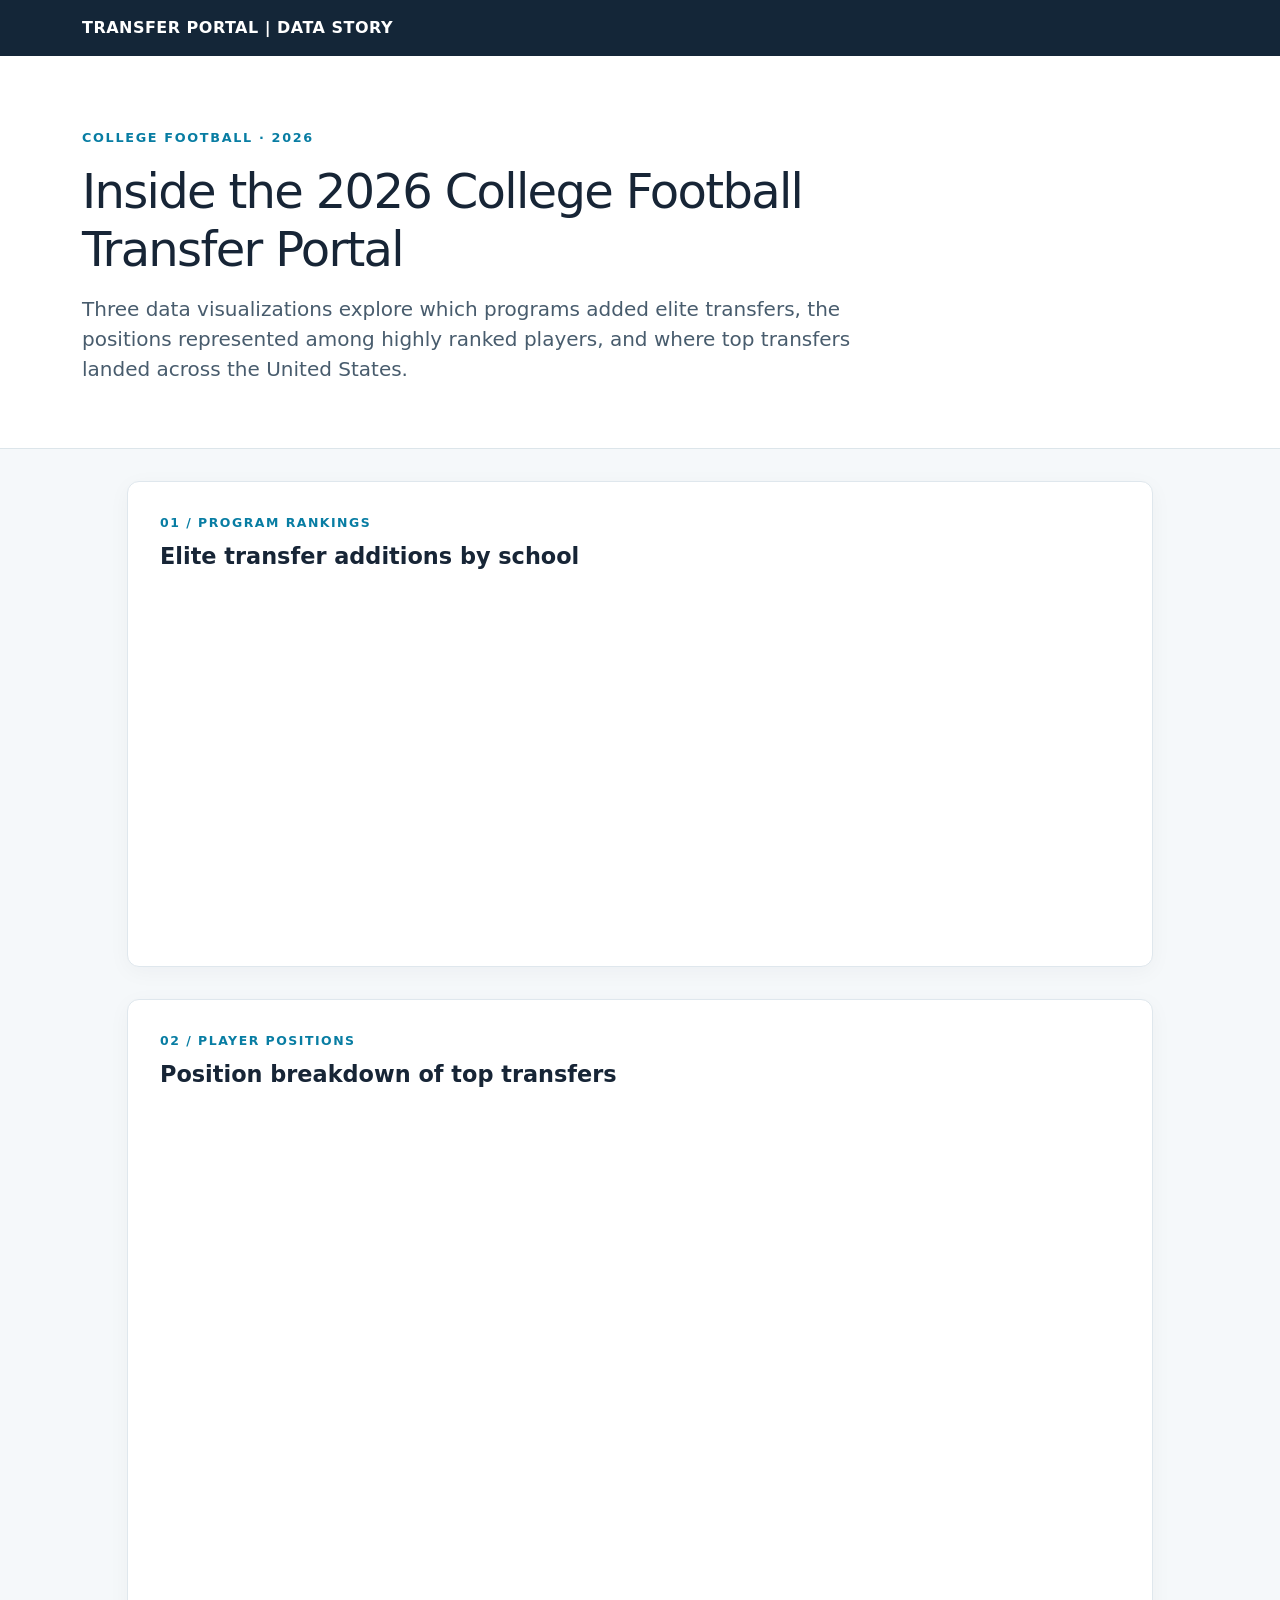
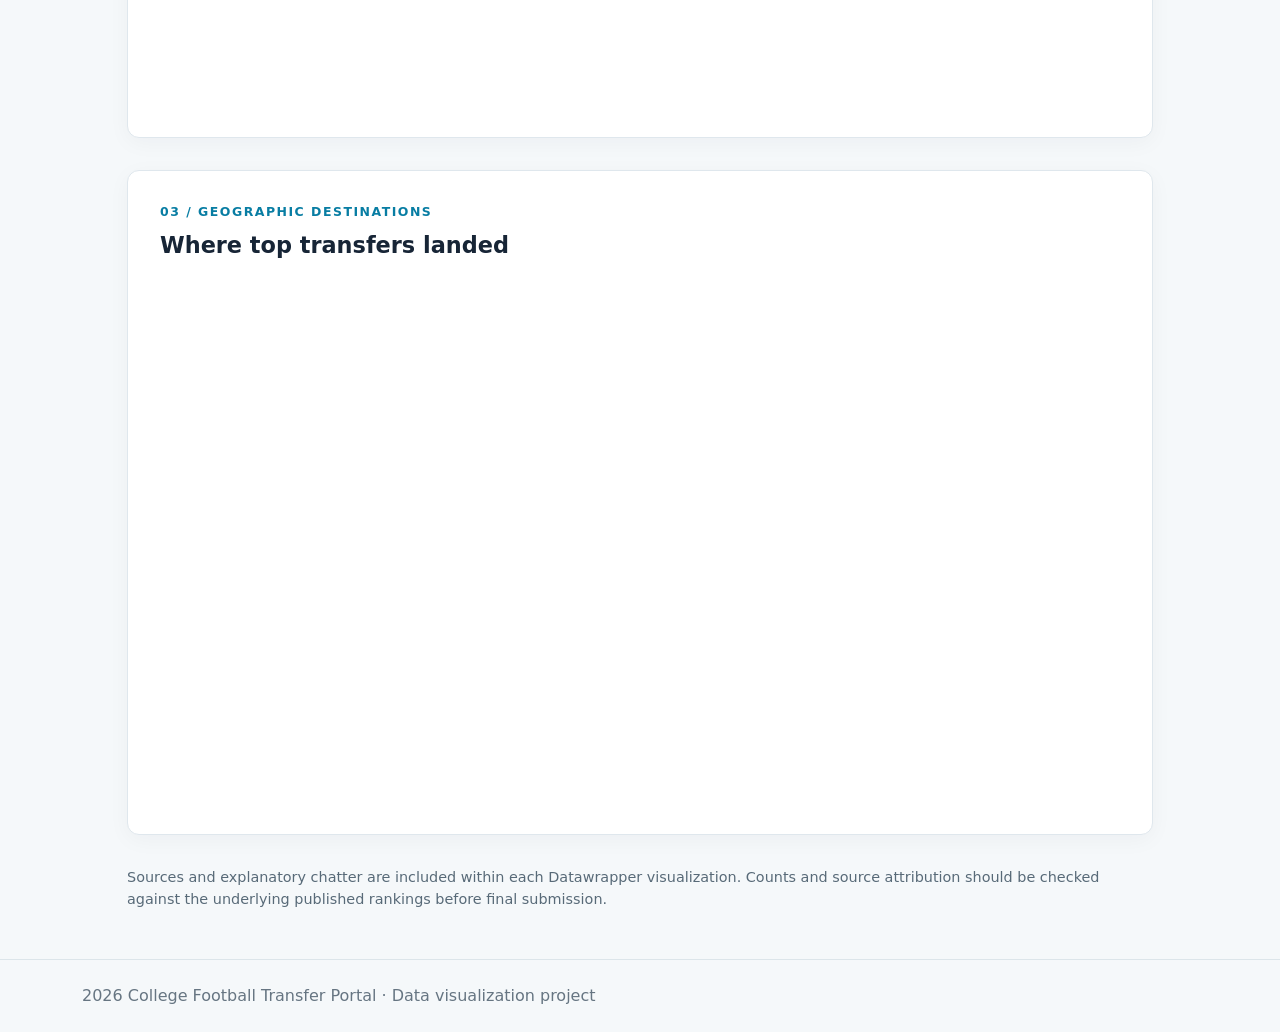
<file: index.html>
<!doctype html>
<html lang="en">
<head>
  <meta charset="utf-8">
  <meta name="viewport" content="width=device-width, initial-scale=1">
  <meta name="description" content="Data visualizations examining the 2026 college football transfer portal.">
  <title>2026 College Football Transfer Portal | Data Visualizations</title>
  <link href="https://cdn.jsdelivr.net/npm/bootstrap@5.3.3/dist/css/bootstrap.min.css" rel="stylesheet">
  <style>
    :root { --ink:#172536; --accent:#087da3; --paper:#f5f8fa; }
    body { color:var(--ink); background:var(--paper); font-family:system-ui,-apple-system,"Segoe UI",sans-serif; }
    .topbar { background:#142638; color:white; }
    .topbar a { color:white; text-decoration:none; font-weight:700; letter-spacing:.03em; }
    .hero { background:white; border-bottom:1px solid #dce5ea; padding:4.5rem 0 3rem; }
    .eyebrow { text-transform:uppercase; font-weight:800; letter-spacing:.13em; color:var(--accent); font-size:.8rem; }
    h1 { font-weight:800; letter-spacing:-.035em; max-width:900px; }
    .lead { max-width:800px; color:#485c6d; }
    .viz-card { background:white; border:1px solid #dfe7ed; border-radius:12px; padding:clamp(1rem,3vw,2rem); margin:2rem 0; box-shadow:0 5px 22px rgba(23,37,54,.04); }
    .section-label { font-size:.78rem; font-weight:800; letter-spacing:.12em; text-transform:uppercase; color:var(--accent); margin-bottom:.65rem; }
    .viz-card h2 { font-size:1.4rem; font-weight:750; margin-bottom:1rem; }
    iframe { display:block; width:100%; min-width:100%; border:0; }
    .note { font-size:.9rem; color:#586a78; }
    footer { border-top:1px solid #dce5ea; color:#667582; }
  </style>
</head>
<body>
  <nav class="topbar py-3"><div class="container"><a href="#top">TRANSFER PORTAL | DATA STORY</a></div></nav>
  <header class="hero" id="top"><div class="container">
    <p class="eyebrow">College football · 2026</p>
    <h1 class="display-5">Inside the 2026 College Football Transfer Portal</h1>
    <p class="lead mt-3">Three data visualizations explore which programs added elite transfers, the positions represented among highly ranked players, and where top transfers landed across the United States.</p>
  </div></header>
  <main class="container" style="max-width:1050px">
    <section class="viz-card" aria-labelledby="chart-one"><p class="section-label">01 / Program rankings</p><h2 id="chart-one">Elite transfer additions by school</h2>
      <iframe title="LSU leads the way in elite transfer additions" aria-label="Bar chart" id="datawrapper-chart-QODXk" src="https://datawrapper.dwcdn.net/QODXk/1/" scrolling="no" height="348" data-external="1" loading="lazy"></iframe>
    </section>
    <section class="viz-card" aria-labelledby="chart-two"><p class="section-label">02 / Player positions</p><h2 id="chart-two">Position breakdown of top transfers</h2>
      <iframe title="Quarterbacks and receivers dominate top 50 transfers" aria-label="Donut chart" id="datawrapper-chart-aloCO" src="https://datawrapper.dwcdn.net/aloCO/1/" scrolling="no" height="601" data-external="1" loading="lazy"></iframe>
    </section>
    <section class="viz-card" aria-labelledby="chart-three"><p class="section-label">03 / Geographic destinations</p><h2 id="chart-three">Where top transfers landed</h2>
      <iframe title="Where did the top 25 college football transfers land?" aria-label="Choropleth map" id="datawrapper-chart-f3fU6" src="https://datawrapper.dwcdn.net/f3fU6/1/" scrolling="no" height="527" data-external="1" loading="lazy"></iframe>
    </section>
    <p class="note mb-5">Sources and explanatory chatter are included within each Datawrapper visualization. Counts and source attribution should be checked against the underlying published rankings before final submission.</p>
  </main>
  <footer class="py-4"><div class="container">2026 College Football Transfer Portal · Data visualization project</div></footer>
  <script>
    window.addEventListener('message', function(event) {
      if (!event.data || typeof event.data !== 'object' || !event.data['datawrapper-height']) return;
      const heights = event.data['datawrapper-height'];
      document.querySelectorAll('iframe[data-external="1"]').forEach(function(frame) {
        if (frame.contentWindow === event.source) {
          Object.keys(heights).forEach(function(key) {
            if (frame.src.includes('/' + key + '/')) frame.style.height = heights[key] + 'px';
          });
        }
      });
    });
  </script>
</body>
</html>
</file>
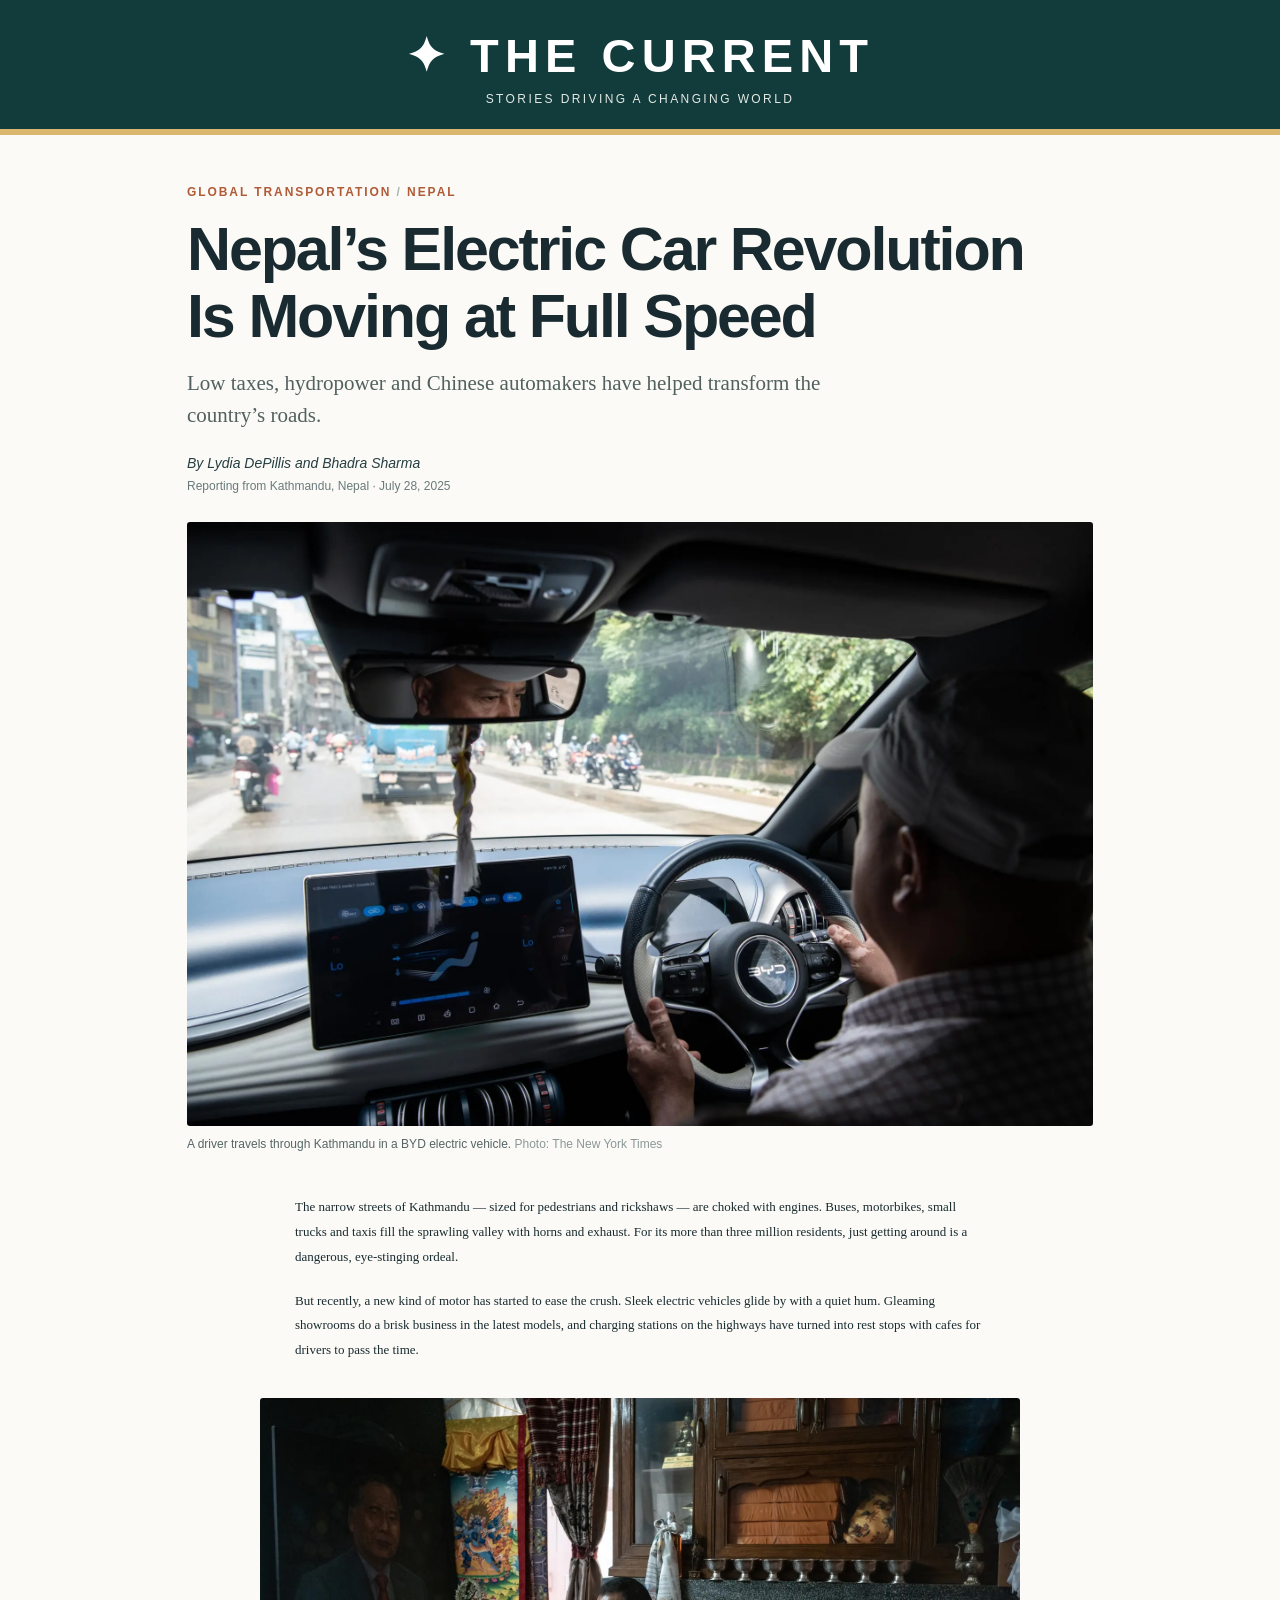
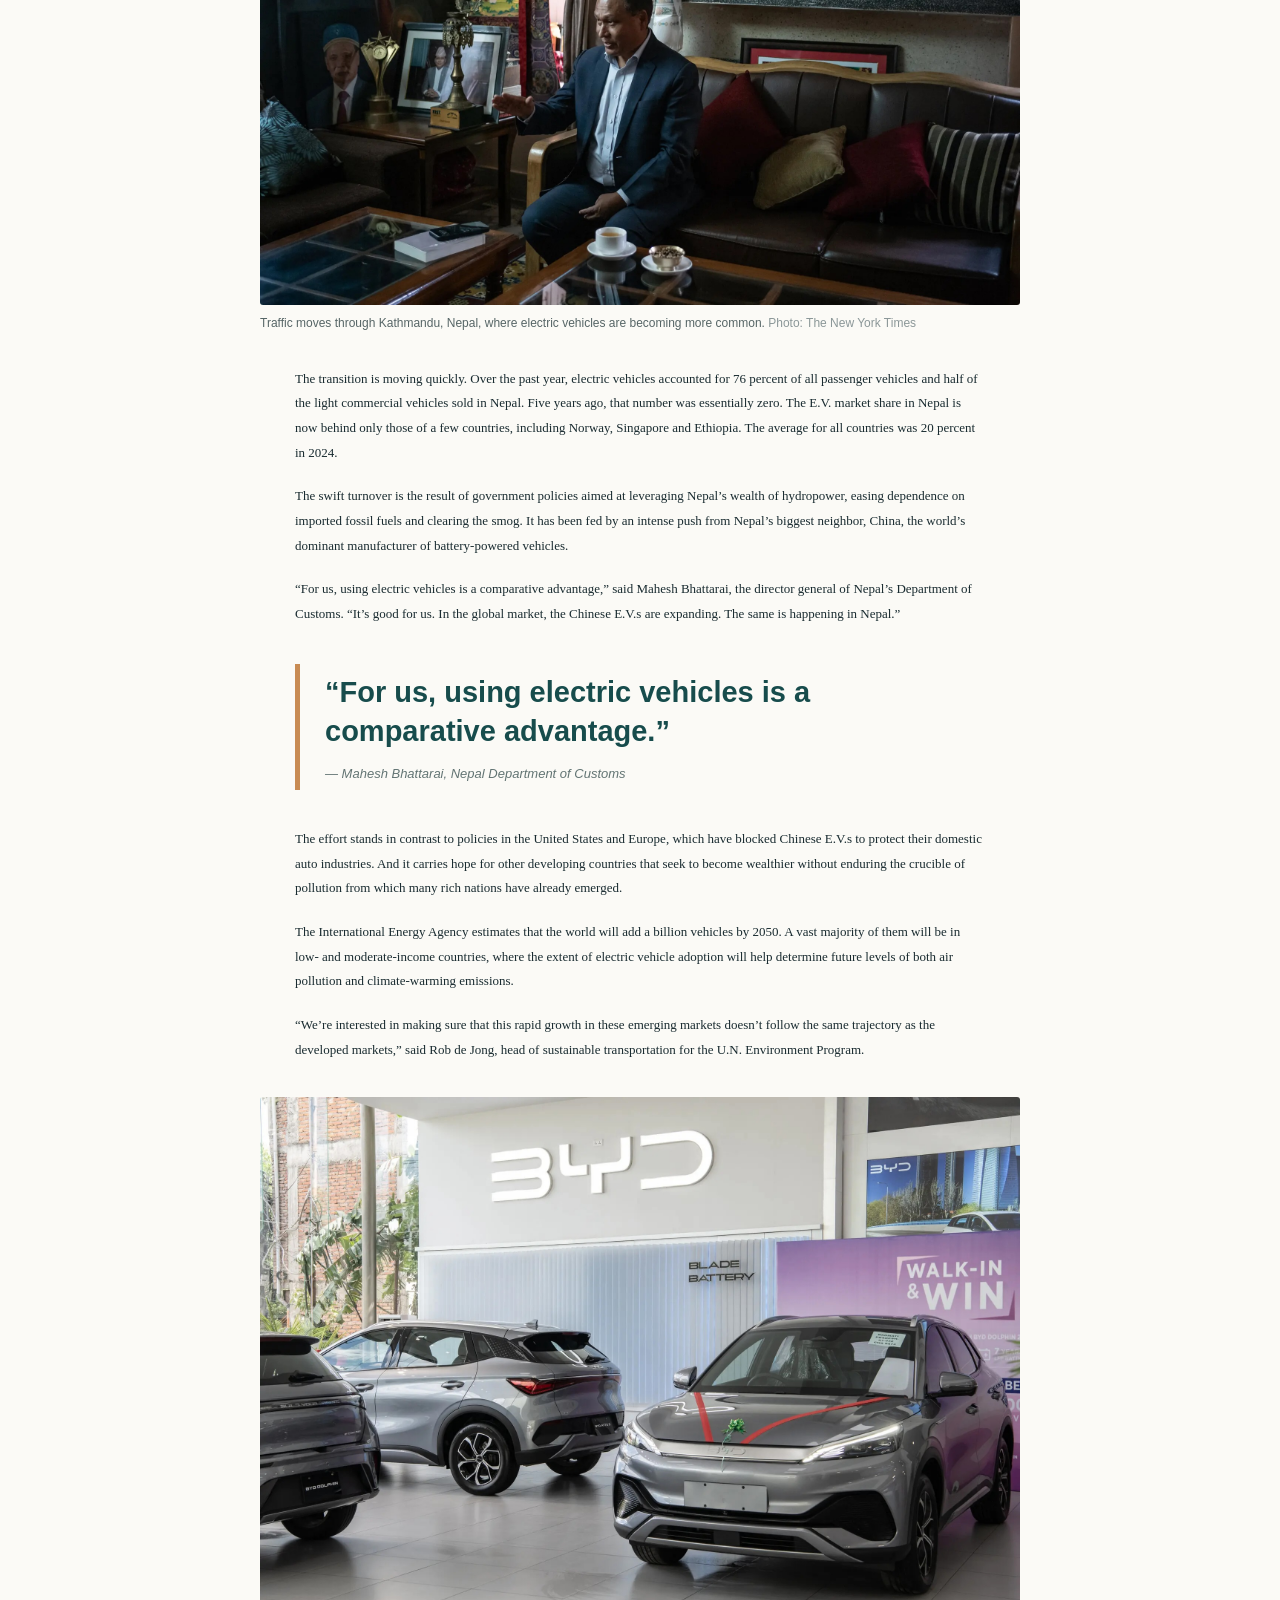
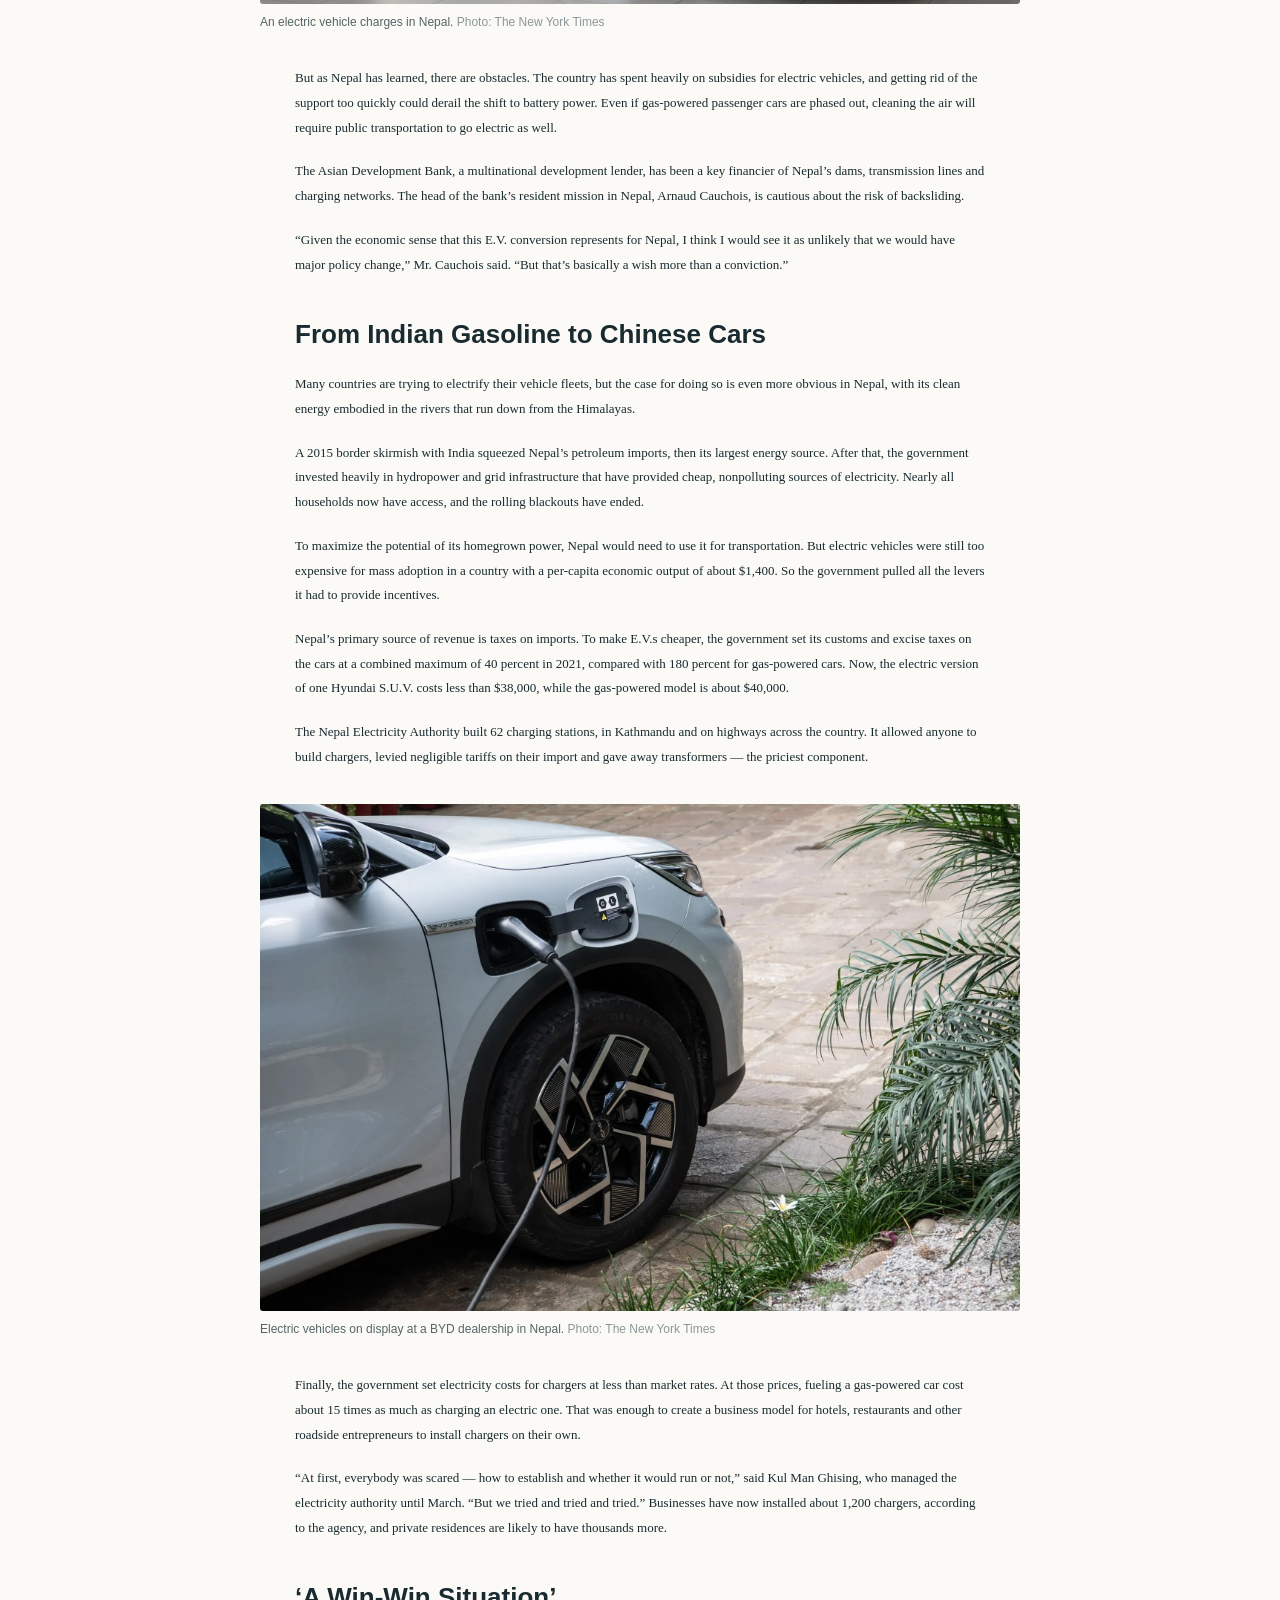
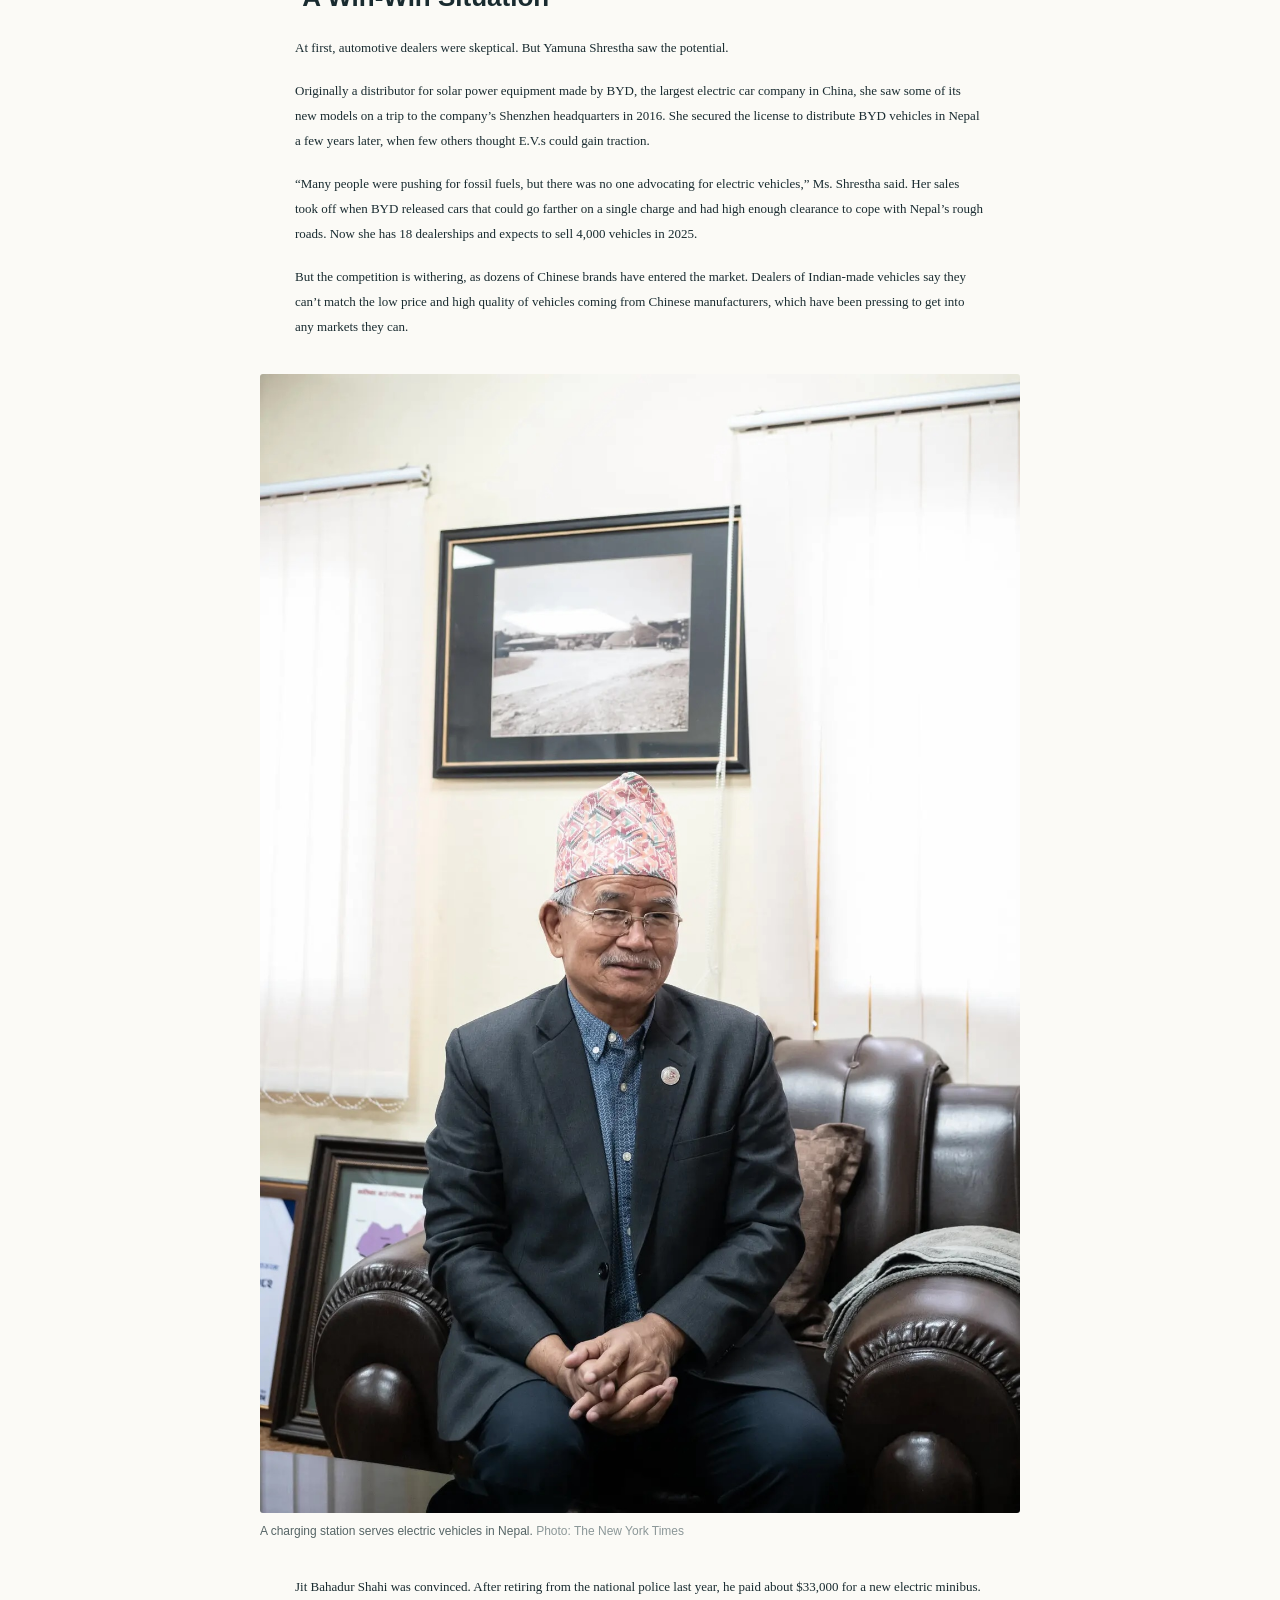
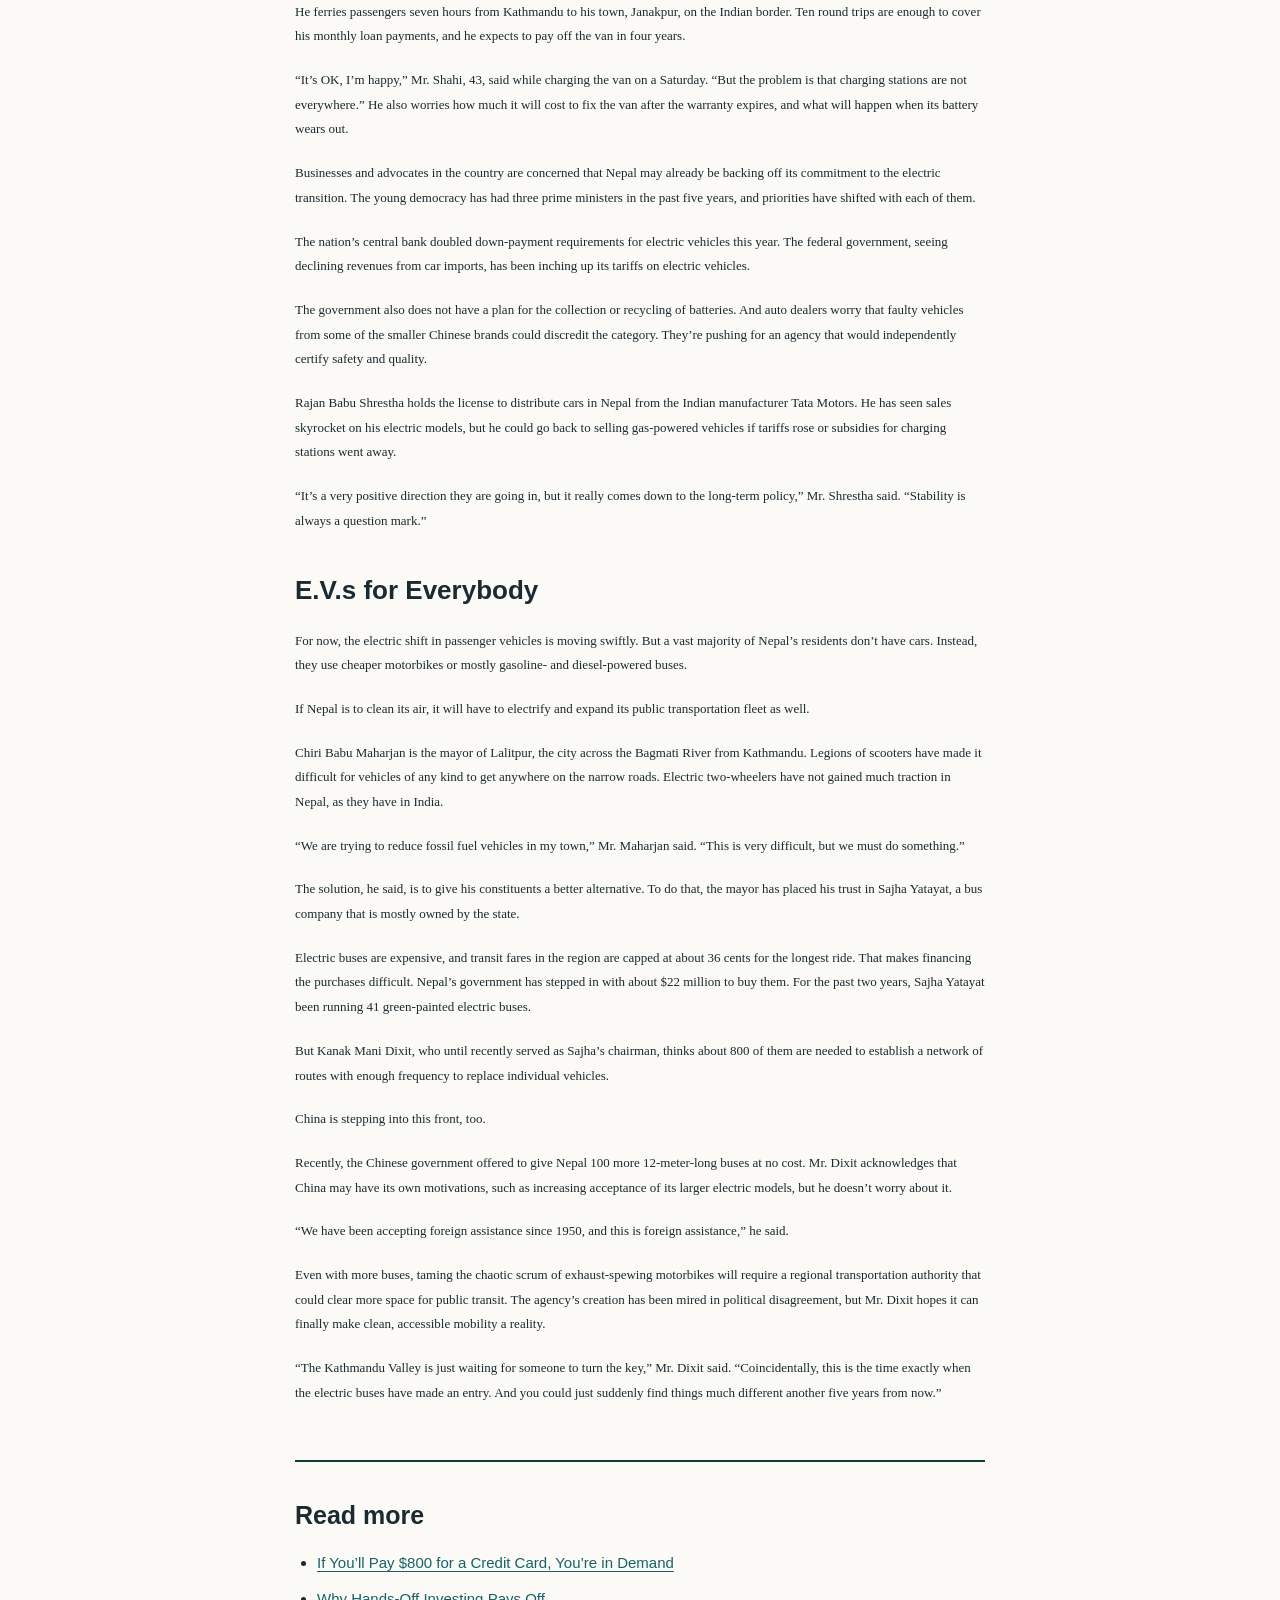
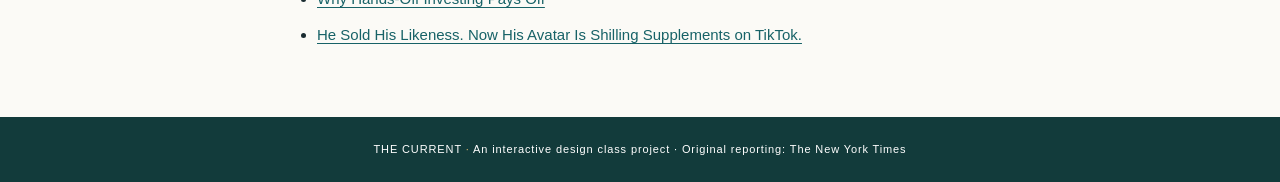
<file: Midterm-Review/index.html>
<!DOCTYPE html>
<html lang="en">
<head>
  <meta charset="UTF-8">
  <meta name="viewport" content="width=device-width, initial-scale=1.0">
  <title>Nepal's Electric Vehicle Revolution | The Current</title>
  <link rel="stylesheet" href="style.css">
</head>
<body>
  <header class="masthead">
    <div class="brand-mark">✦ THE CURRENT</div>
    <div class="brand-tagline">Stories driving a changing world</div>
  </header>
  <main>
    <article>
      <div class="kicker">GLOBAL TRANSPORTATION <span> / </span> NEPAL</div>
      <h1>Nepal’s Electric Car Revolution Is Moving at Full Speed</h1>
      <p class="deck">Low taxes, hydropower and Chinese automakers have helped transform the country’s roads.</p>
      <div id="byline">By Lydia DePillis and Bhadra Sharma</div>
      <div class="dateline">Reporting from Kathmandu, Nepal · July 28, 2025</div>
      <figure class="hero"><img src="images/image5.jpeg" alt="A driver navigates Kathmandu in an electric BYD car"><figcaption>A driver travels through Kathmandu in a BYD electric vehicle. <span>Photo: The New York Times</span></figcaption></figure>
      <div class="story">
        <p>The narrow streets of Kathmandu — sized for pedestrians and rickshaws — are choked with engines. Buses, motorbikes, small trucks and taxis fill the sprawling valley with horns and exhaust. For its more than three million residents, just getting around is a dangerous, eye-stinging ordeal.</p>
        <p>But recently, a new kind of motor has started to ease the crush. Sleek electric vehicles glide by with a quiet hum. Gleaming showrooms do a brisk business in the latest models, and charging stations on the highways have turned into rest stops with cafes for drivers to pass the time.</p>
        <figure><img src="images/image3.jpeg" alt="Traffic moves through Kathmandu, Nepal, where electric vehicles are becoming more common."><figcaption>Traffic moves through Kathmandu, Nepal, where electric vehicles are becoming more common. <span>Photo: The New York Times</span></figcaption></figure>
        <p>The transition is moving quickly. Over the past year, electric vehicles accounted for 76 percent of all passenger vehicles and half of the light commercial vehicles sold in Nepal. Five years ago, that number was essentially zero. The E.V. market share in Nepal is now behind only those of a few countries, including Norway, Singapore and Ethiopia. The average for all countries was 20 percent in 2024.</p>
        <p>The swift turnover is the result of government policies aimed at leveraging Nepal’s wealth of hydropower, easing dependence on imported fossil fuels and clearing the smog. It has been fed by an intense push from Nepal’s biggest neighbor, China, the world’s dominant manufacturer of battery-powered vehicles.</p>
        <p>“For us, using electric vehicles is a comparative advantage,” said Mahesh Bhattarai, the director general of Nepal’s Department of Customs. “It’s good for us. In the global market, the Chinese E.V.s are expanding. The same is happening in Nepal.”</p>
        <blockquote>“For us, using electric vehicles is a comparative advantage.”<cite>— Mahesh Bhattarai, Nepal Department of Customs</cite></blockquote>
        <p>The effort stands in contrast to policies in the United States and Europe, which have blocked Chinese E.V.s to protect their domestic auto industries. And it carries hope for other developing countries that seek to become wealthier without enduring the crucible of pollution from which many rich nations have already emerged.</p>
        <p>The International Energy Agency estimates that the world will add a billion vehicles by 2050. A vast majority of them will be in low- and moderate-income countries, where the extent of electric vehicle adoption will help determine future levels of both air pollution and climate-warming emissions.</p>
        <p>“We’re interested in making sure that this rapid growth in these emerging markets doesn’t follow the same trajectory as the developed markets,” said Rob de Jong, head of sustainable transportation for the U.N. Environment Program.</p>
        <figure><img src="images/image4.jpeg" alt="An electric vehicle charges in Nepal."><figcaption>An electric vehicle charges in Nepal. <span>Photo: The New York Times</span></figcaption></figure>
        <p>But as Nepal has learned, there are obstacles. The country has spent heavily on subsidies for electric vehicles, and getting rid of the support too quickly could derail the shift to battery power. Even if gas-powered passenger cars are phased out, cleaning the air will require public transportation to go electric as well.</p>
        <p>The Asian Development Bank, a multinational development lender, has been a key financier of Nepal’s dams, transmission lines and charging networks. The head of the bank’s resident mission in Nepal, Arnaud Cauchois, is cautious about the risk of backsliding.</p>
        <p>“Given the economic sense that this E.V. conversion represents for Nepal, I think I would see it as unlikely that we would have major policy change,” Mr. Cauchois said. “But that’s basically a wish more than a conviction.”</p>
        <h2>From Indian Gasoline to Chinese Cars</h2>
        <p>Many countries are trying to electrify their vehicle fleets, but the case for doing so is even more obvious in Nepal, with its clean energy embodied in the rivers that run down from the Himalayas.</p>
        <p>A 2015 border skirmish with India squeezed Nepal’s petroleum imports, then its largest energy source. After that, the government invested heavily in hydropower and grid infrastructure that have provided cheap, nonpolluting sources of electricity. Nearly all households now have access, and the rolling blackouts have ended.</p>
        <p>To maximize the potential of its homegrown power, Nepal would need to use it for transportation. But electric vehicles were still too expensive for mass adoption in a country with a per-capita economic output of about $1,400. So the government pulled all the levers it had to provide incentives.</p>
        <p>Nepal’s primary source of revenue is taxes on imports. To make E.V.s cheaper, the government set its customs and excise taxes on the cars at a combined maximum of 40 percent in 2021, compared with 180 percent for gas-powered cars. Now, the electric version of one Hyundai S.U.V. costs less than $38,000, while the gas-powered model is about $40,000.</p>
        <p>The Nepal Electricity Authority built 62 charging stations, in Kathmandu and on highways across the country. It allowed anyone to build chargers, levied negligible tariffs on their import and gave away transformers — the priciest component.</p>
        <figure><img src="images/image6.jpeg" alt="Electric vehicles on display at a BYD dealership in Nepal."><figcaption>Electric vehicles on display at a BYD dealership in Nepal. <span>Photo: The New York Times</span></figcaption></figure>
        <p>Finally, the government set electricity costs for chargers at less than market rates. At those prices, fueling a gas-powered car cost about 15 times as much as charging an electric one. That was enough to create a business model for hotels, restaurants and other roadside entrepreneurs to install chargers on their own.</p>
        <p>“At first, everybody was scared — how to establish and whether it would run or not,” said Kul Man Ghising, who managed the electricity authority until March. “But we tried and tried and tried.” Businesses have now installed about 1,200 chargers, according to the agency, and private residences are likely to have thousands more.</p>
        <h2>‘A Win-Win Situation’</h2>
        <p>At first, automotive dealers were skeptical. But Yamuna Shrestha saw the potential.</p>
        <p>Originally a distributor for solar power equipment made by BYD, the largest electric car company in China, she saw some of its new models on a trip to the company’s Shenzhen headquarters in 2016. She secured the license to distribute BYD vehicles in Nepal a few years later, when few others thought E.V.s could gain traction.</p>
        <p>“Many people were pushing for fossil fuels, but there was no one advocating for electric vehicles,” Ms. Shrestha said. Her sales took off when BYD released cars that could go farther on a single charge and had high enough clearance to cope with Nepal’s rough roads. Now she has 18 dealerships and expects to sell 4,000 vehicles in 2025.</p>
        <p>But the competition is withering, as dozens of Chinese brands have entered the market. Dealers of Indian-made vehicles say they can’t match the low price and high quality of vehicles coming from Chinese manufacturers, which have been pressing to get into any markets they can.</p>
        <figure><img src="images/image9.jpeg" alt="A charging station serves electric vehicles in Nepal."><figcaption>A charging station serves electric vehicles in Nepal. <span>Photo: The New York Times</span></figcaption></figure>
        <p>Jit Bahadur Shahi was convinced. After retiring from the national police last year, he paid about $33,000 for a new electric minibus. He ferries passengers seven hours from Kathmandu to his town, Janakpur, on the Indian border. Ten round trips are enough to cover his monthly loan payments, and he expects to pay off the van in four years.</p>
        <p>“It’s OK, I’m happy,” Mr. Shahi, 43, said while charging the van on a Saturday. “But the problem is that charging stations are not everywhere.” He also worries how much it will cost to fix the van after the warranty expires, and what will happen when its battery wears out.</p>
        <p>Businesses and advocates in the country are concerned that Nepal may already be backing off its commitment to the electric transition. The young democracy has had three prime ministers in the past five years, and priorities have shifted with each of them.</p>
        <p>The nation’s central bank doubled down-payment requirements for electric vehicles this year. The federal government, seeing declining revenues from car imports, has been inching up its tariffs on electric vehicles.</p>
        <p>The government also does not have a plan for the collection or recycling of batteries. And auto dealers worry that faulty vehicles from some of the smaller Chinese brands could discredit the category. They’re pushing for an agency that would independently certify safety and quality.</p>
        <p>Rajan Babu Shrestha holds the license to distribute cars in Nepal from the Indian manufacturer Tata Motors. He has seen sales skyrocket on his electric models, but he could go back to selling gas-powered vehicles if tariffs rose or subsidies for charging stations went away.</p>
        <p>“It’s a very positive direction they are going in, but it really comes down to the long-term policy,” Mr. Shrestha said. “Stability is always a question mark.”</p>
        <h2>E.V.s for Everybody</h2>
        <p>For now, the electric shift in passenger vehicles is moving swiftly. But a vast majority of Nepal’s residents don’t have cars. Instead, they use cheaper motorbikes or mostly gasoline- and diesel-powered buses.</p>
        <p>If Nepal is to clean its air, it will have to electrify and expand its public transportation fleet as well.</p>
        <p>Chiri Babu Maharjan is the mayor of Lalitpur, the city across the Bagmati River from Kathmandu. Legions of scooters have made it difficult for vehicles of any kind to get anywhere on the narrow roads. Electric two-wheelers have not gained much traction in Nepal, as they have in India.</p>
        <p>“We are trying to reduce fossil fuel vehicles in my town,” Mr. Maharjan said. “This is very difficult, but we must do something.”</p>
        <p>The solution, he said, is to give his constituents a better alternative. To do that, the mayor has placed his trust in Sajha Yatayat, a bus company that is mostly owned by the state.</p>
        <p>Electric buses are expensive, and transit fares in the region are capped at about 36 cents for the longest ride. That makes financing the purchases difficult. Nepal’s government has stepped in with about $22 million to buy them. For the past two years, Sajha Yatayat been running 41 green-painted electric buses.</p>
        <p>But Kanak Mani Dixit, who until recently served as Sajha’s chairman, thinks about 800 of them are needed to establish a network of routes with enough frequency to replace individual vehicles.</p>
        <p>China is stepping into this front, too.</p>
        <p>Recently, the Chinese government offered to give Nepal 100 more 12-meter-long buses at no cost. Mr. Dixit acknowledges that China may have its own motivations, such as increasing acceptance of its larger electric models, but he doesn’t worry about it.</p>
        <p>“We have been accepting foreign assistance since 1950, and this is foreign assistance,” he said.</p>
        <p>Even with more buses, taming the chaotic scrum of exhaust-spewing motorbikes will require a regional transportation authority that could clear more space for public transit. The agency’s creation has been mired in political disagreement, but Mr. Dixit hopes it can finally make clean, accessible mobility a reality.</p>
        <p>“The Kathmandu Valley is just waiting for someone to turn the key,” Mr. Dixit said. “Coincidentally, this is the time exactly when the electric buses have made an entry. And you could just suddenly find things much different another five years from now.”</p>
      </div>
      <section class="read-more">
        <h2>Read more</h2>
        <ul>
          <li><a href="https://www.nytimes.com/2025/08/17/business/airlines-credit-cards-loyalty.html">If You’ll Pay $800 for a Credit Card, You’re in Demand</a></li>
          <li><a href="https://www.nytimes.com/2025/08/15/business/investing-fund-returns-interfere.html">Why Hands-Off Investing Pays Off</a></li>
          <li><a href="https://www.nytimes.com/2025/08/17/business/tiktok-ai-avatars.html">He Sold His Likeness. Now His Avatar Is Shilling Supplements on TikTok.</a></li>
        </ul>
      </section>
    </article>
  </main>
  <footer>THE CURRENT <span>·</span> An interactive design class project · Original reporting: The New York Times</footer>
</body>
</html>
</file>
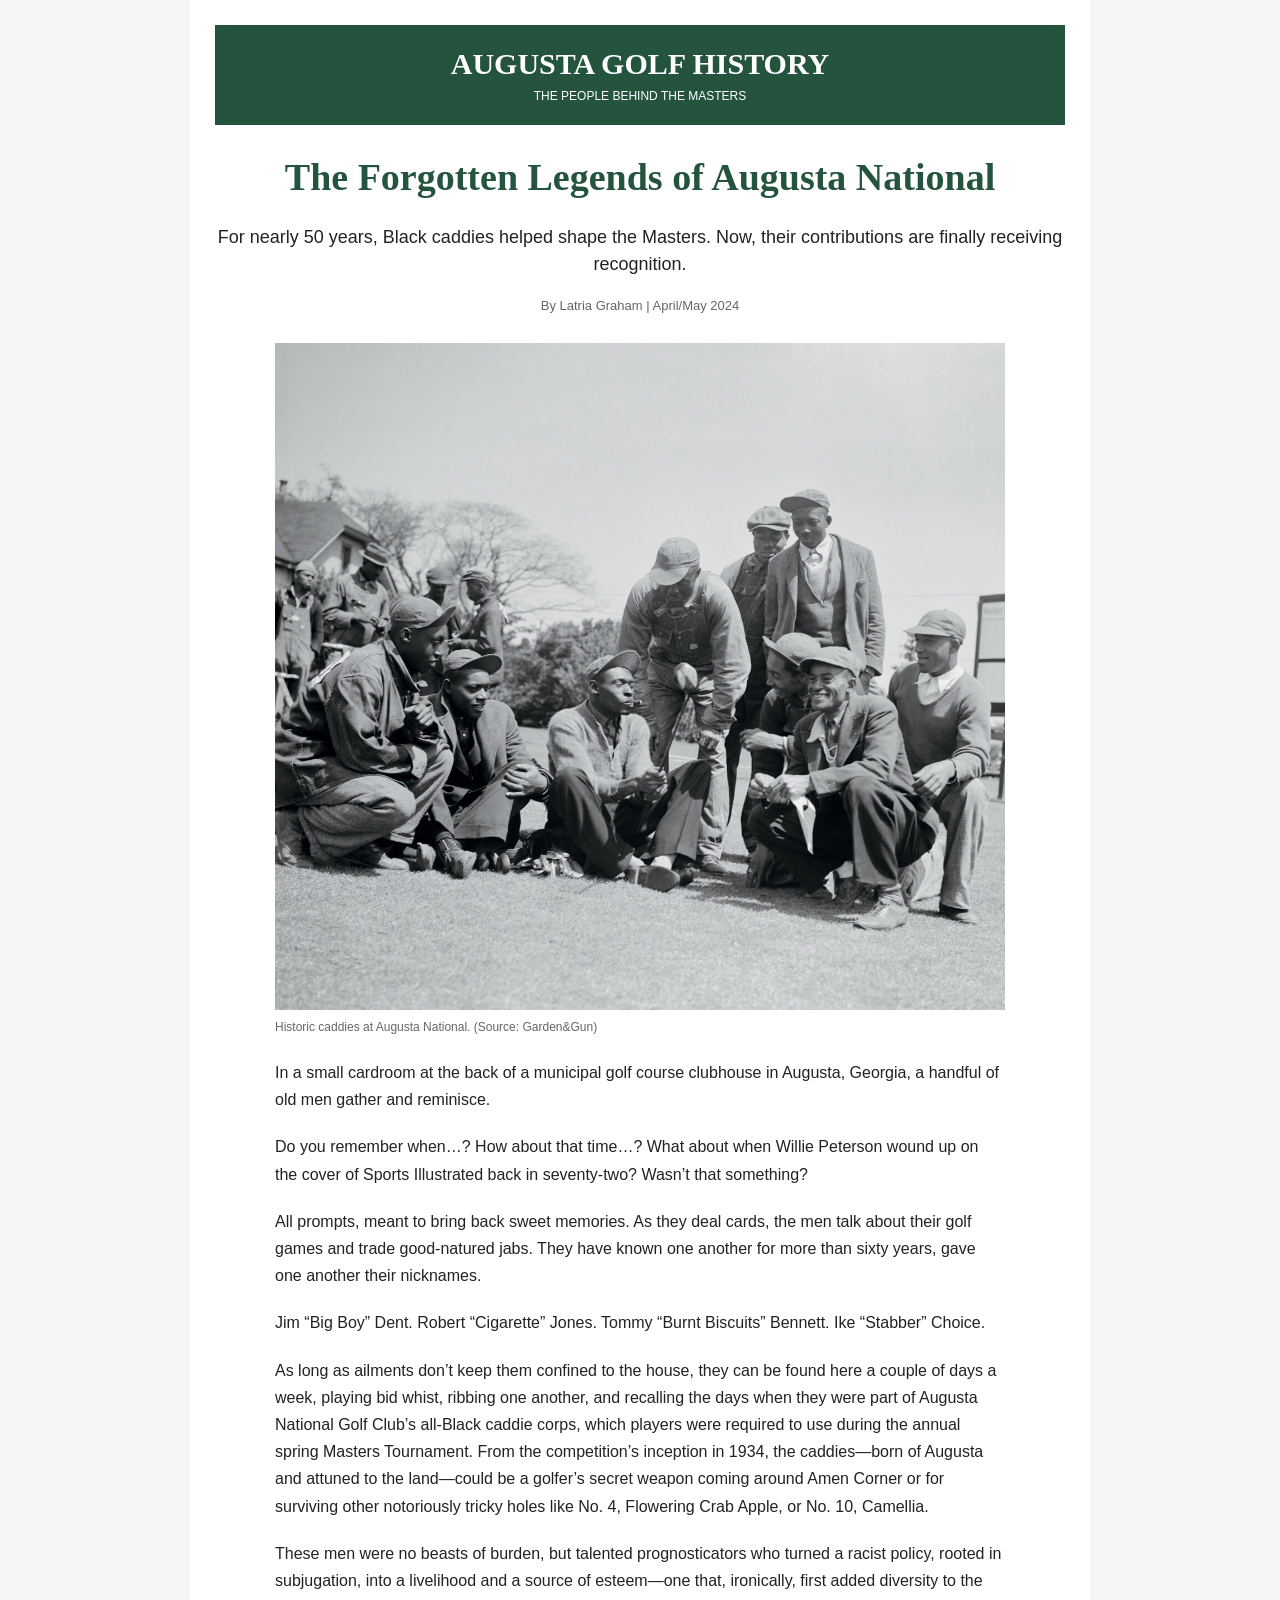
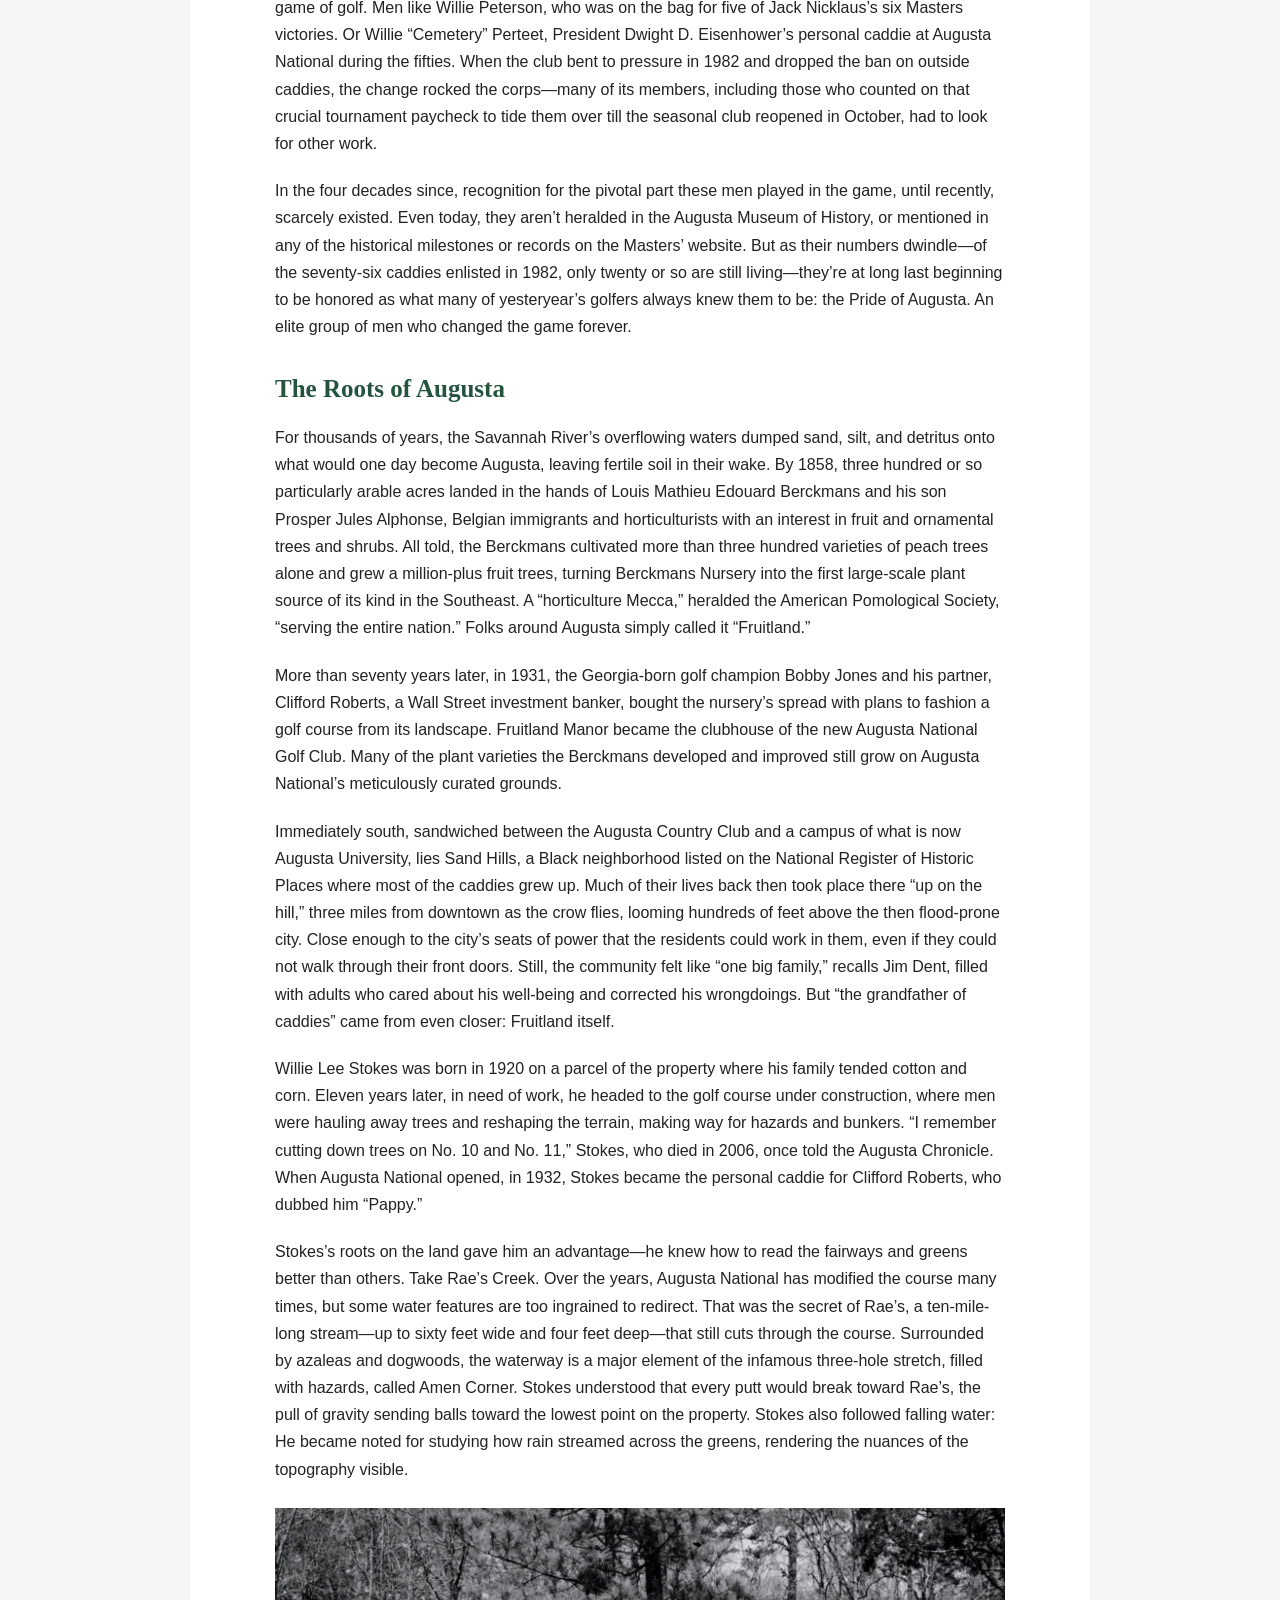
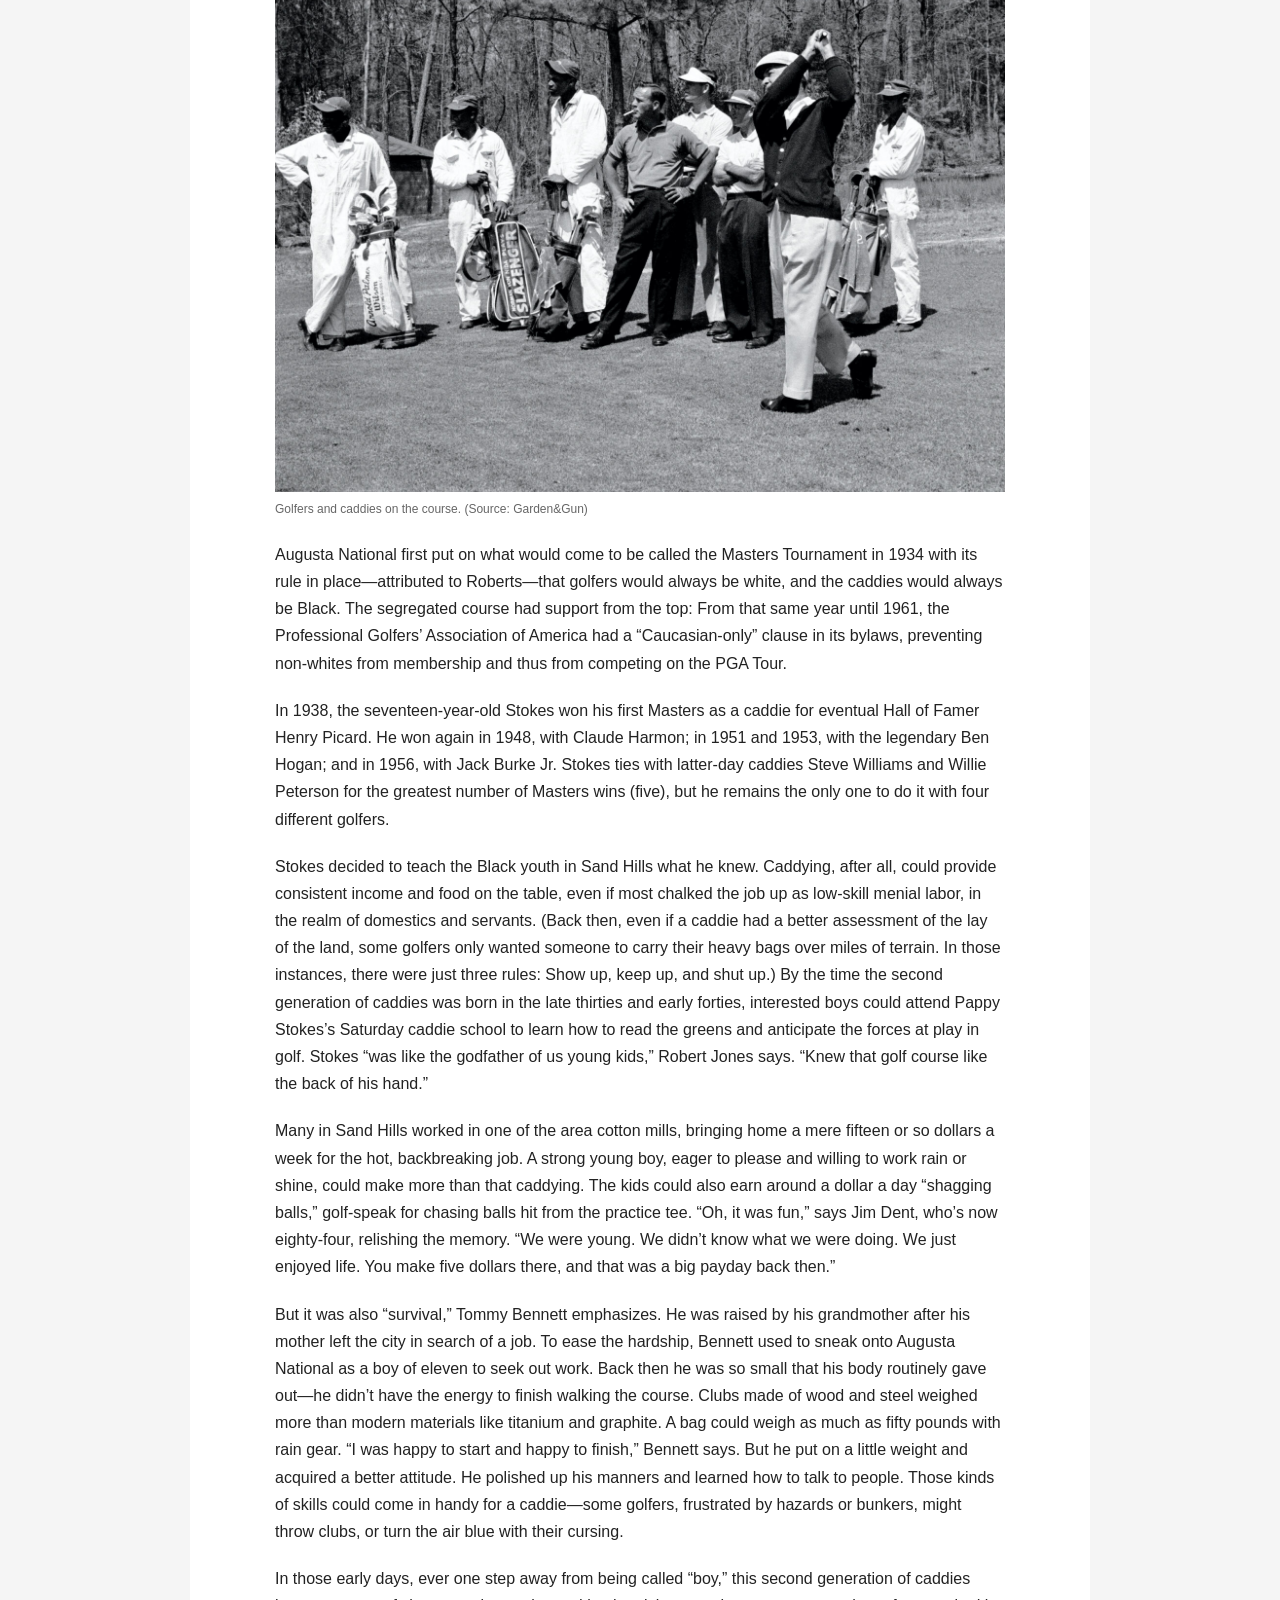
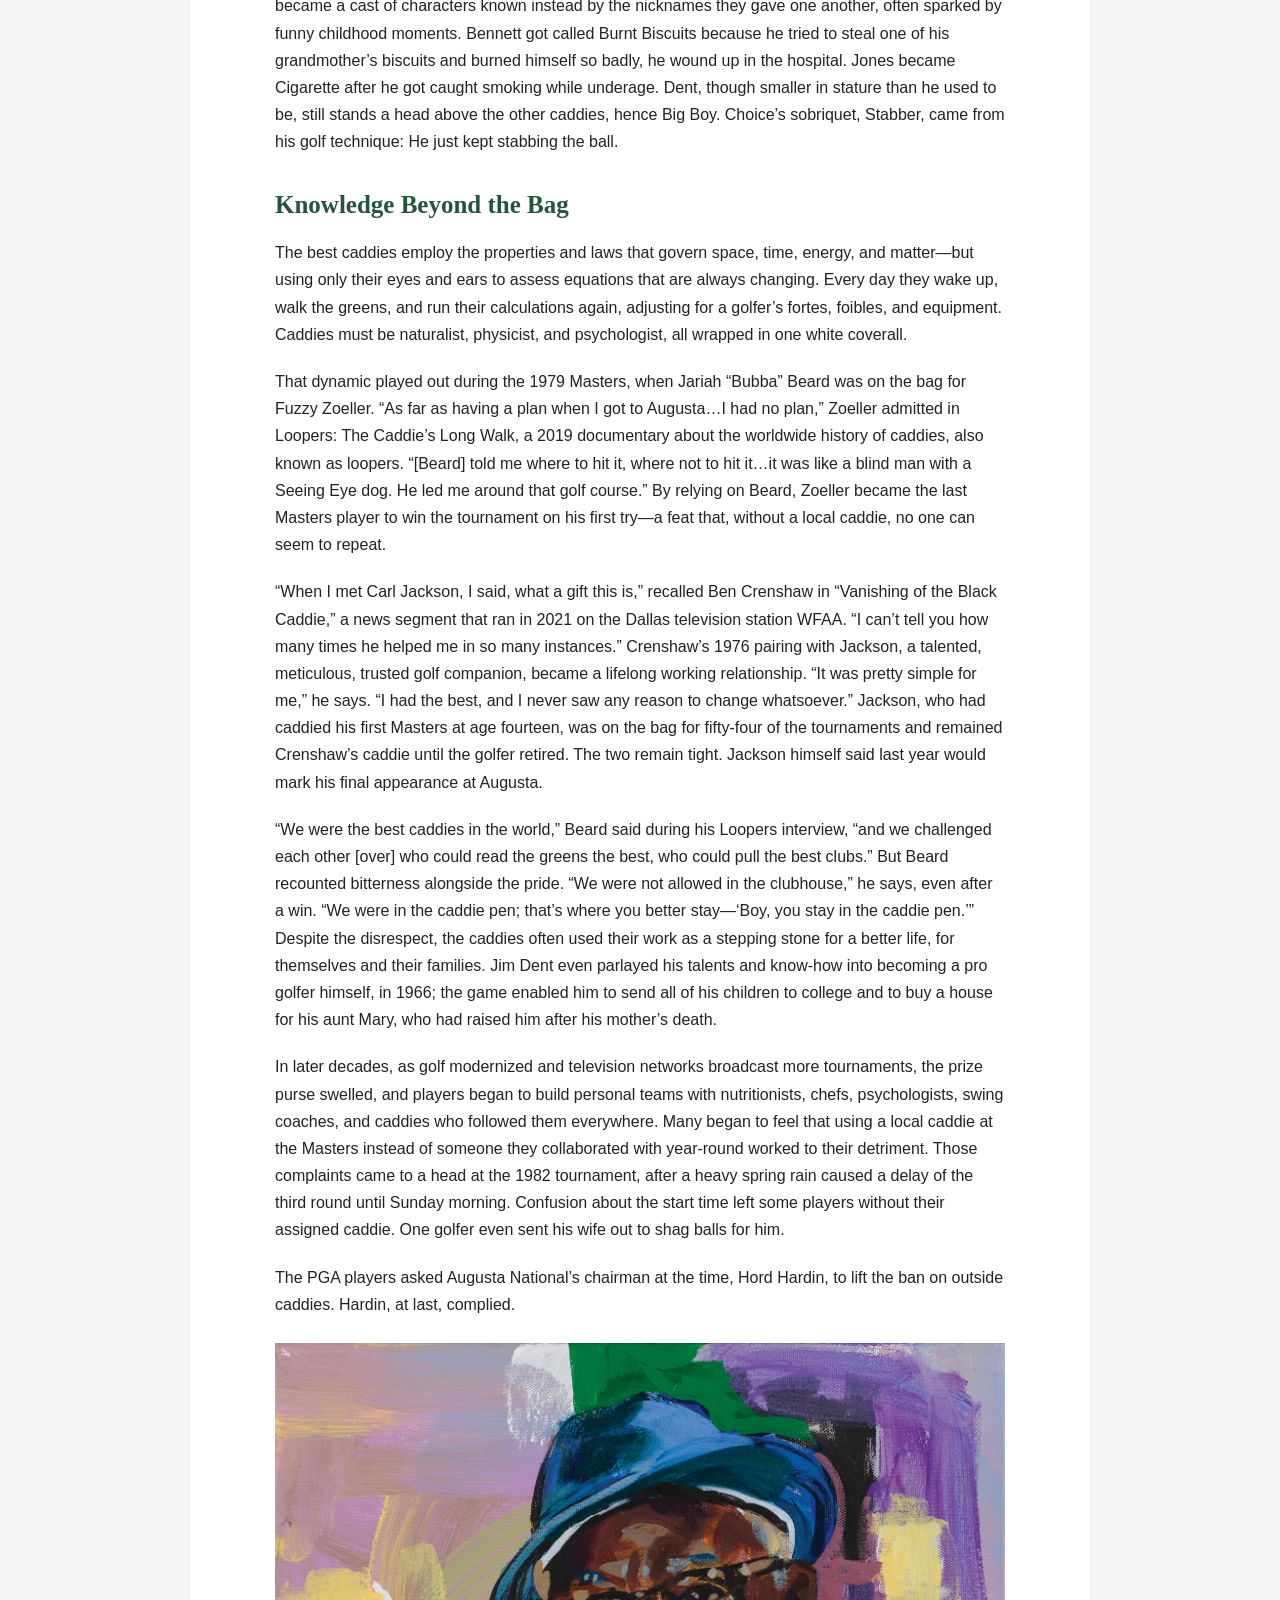
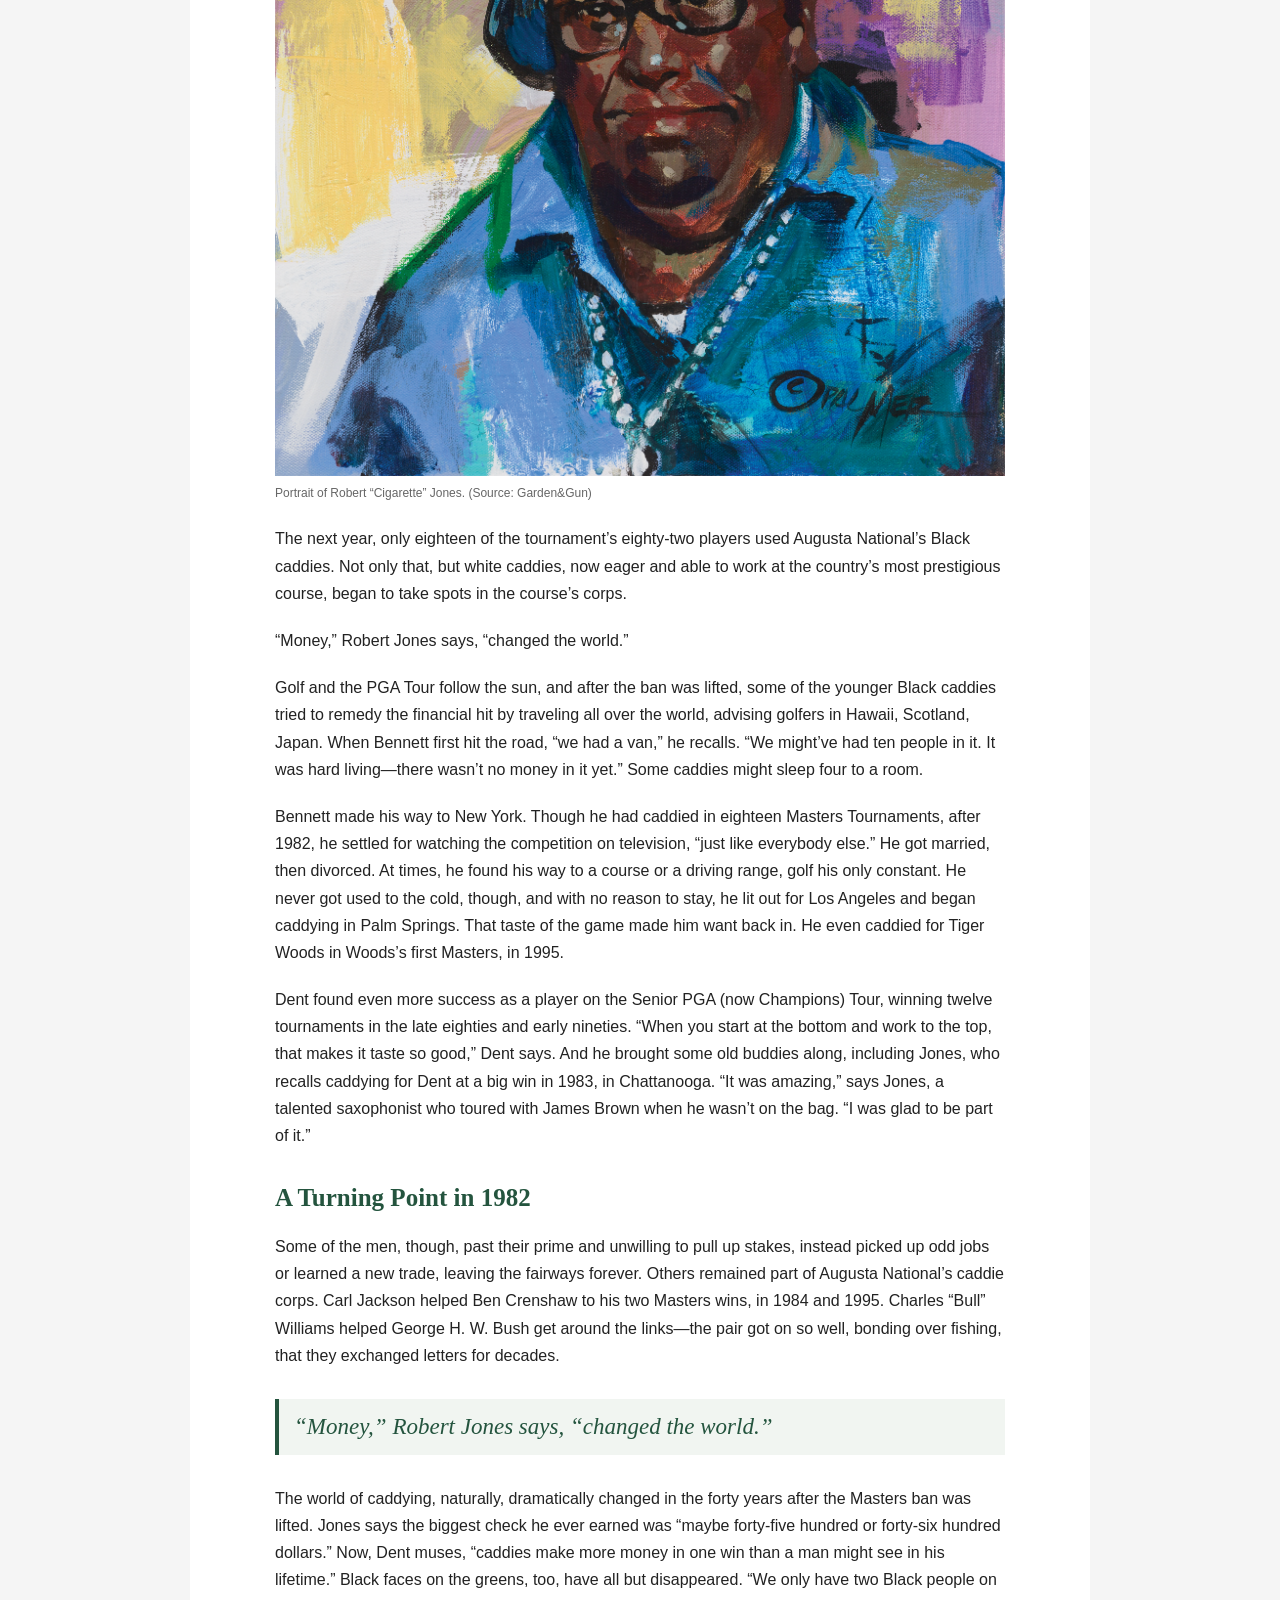
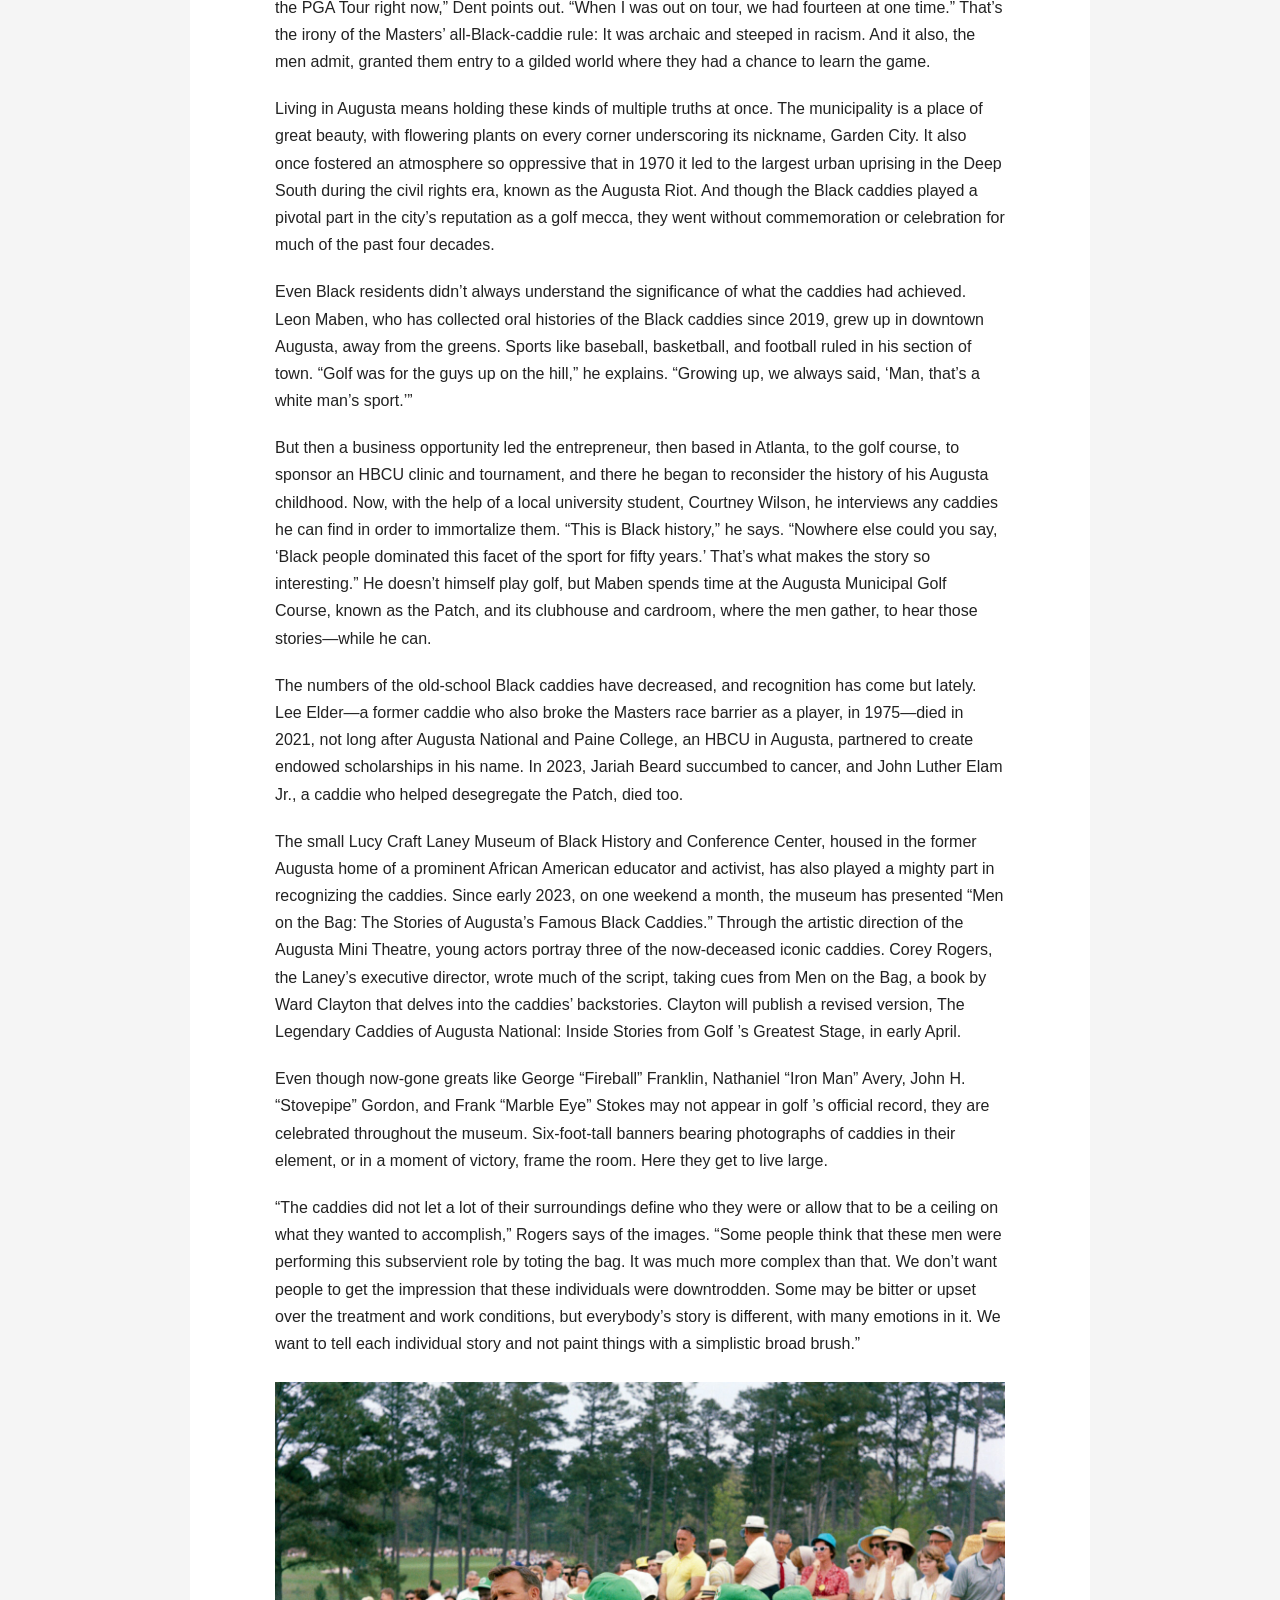
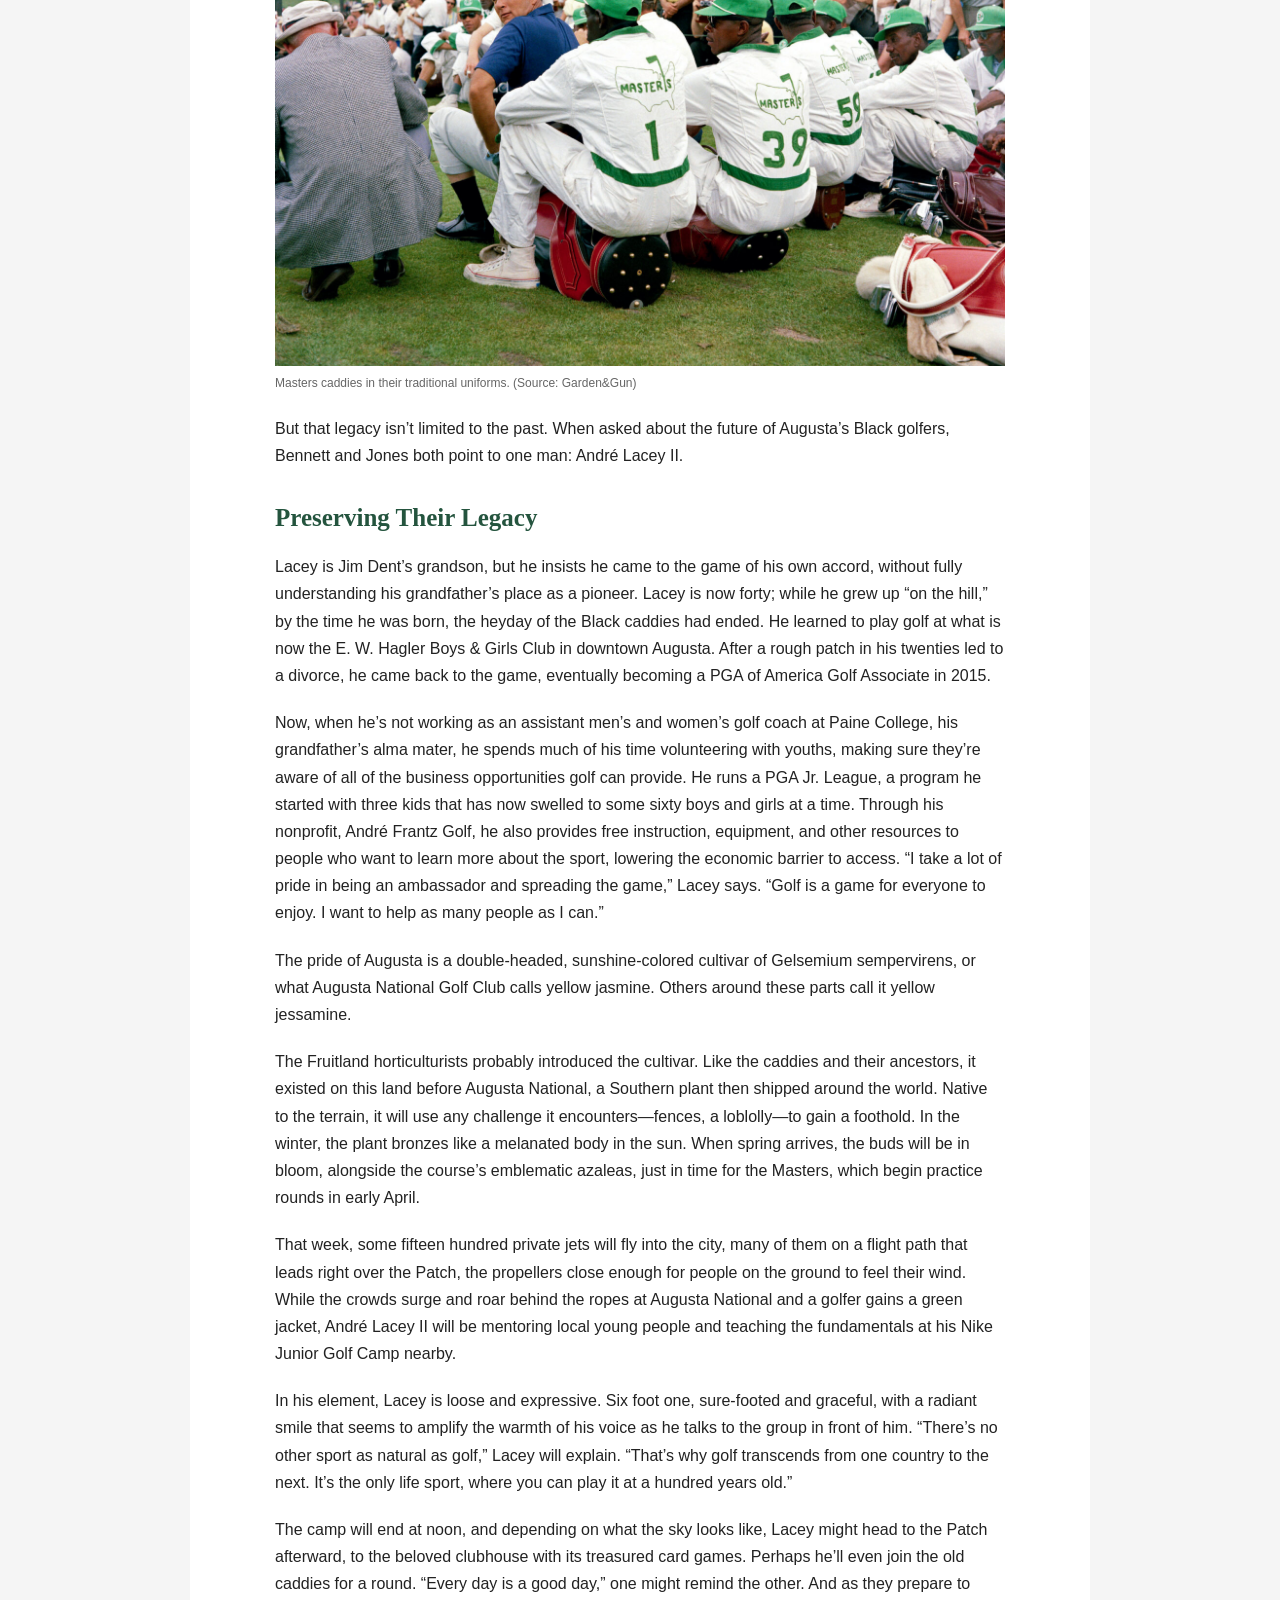
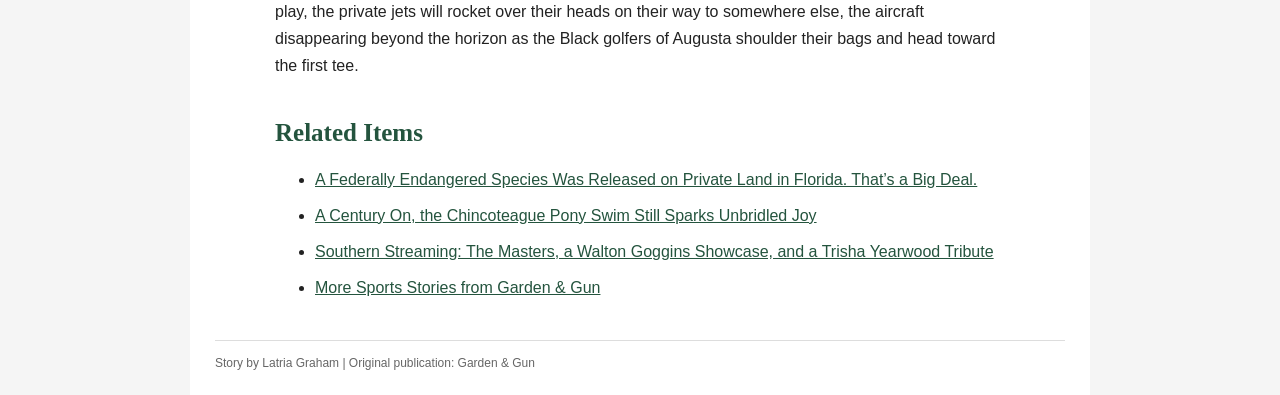
<file: midterm/index.html>
<!DOCTYPE html>
<html lang="en">
<head>
    <meta charset="UTF-8">
    <meta name="viewport" content="width=device-width, initial-scale=1.0">
    <title>The Forgotten Legends of Augusta National</title>
    <link rel="stylesheet" href="style.css">
</head>
<body>
    <!-- This wrapper centers the story on the page. -->
    <div id="page-wrapper">
        <header id="masthead">
            <div class="publication">AUGUSTA GOLF HISTORY</div>
            <div class="tagline">THE PEOPLE BEHIND THE MASTERS</div>
        </header>
        <main>
            <h1>The Forgotten Legends of Augusta National</h1>
            <p class="subtitle">For nearly 50 years, Black caddies helped shape the Masters. Now, their contributions are finally receiving recognition.</p>
            <div id="byline">By Latria Graham | April/May 2024</div>
            <article>
                <figure><img src="image1.jpg" alt="Black caddies gathered together at Augusta National in a historic photograph."><figcaption>Historic caddies at Augusta National. (Source: Garden&amp;Gun)</figcaption></figure>
                <p>In a small cardroom at the back of a municipal golf course clubhouse in Augusta, Georgia, a handful of old men gather and reminisce.</p>
                <p>Do you remember when…? How about that time…? What about when Willie Peterson wound up on the cover of Sports Illustrated back in seventy-two? Wasn’t that something?</p>
                <p>All prompts, meant to bring back sweet memories. As they deal cards, the men talk about their golf games and trade good-natured jabs. They have known one another for more than sixty years, gave one another their nicknames.</p>
                <p>Jim “Big Boy” Dent. Robert “Cigarette” Jones. Tommy “Burnt Biscuits” Bennett. Ike “Stabber” Choice.</p>
                <p>As long as ailments don’t keep them confined to the house, they can be found here a couple of days a week, playing bid whist, ribbing one another, and recalling the days when they were part of Augusta National Golf Club’s all-Black caddie corps, which players were required to use during the annual spring Masters Tournament. From the competition’s inception in 1934, the caddies—born of Augusta and attuned to the land—could be a golfer’s secret weapon coming around Amen Corner or for surviving other notoriously tricky holes like No. 4, Flowering Crab Apple, or No. 10, Camellia.</p>
                <p>These men were no beasts of burden, but talented prognosticators who turned a racist policy, rooted in subjugation, into a livelihood and a source of esteem—one that, ironically, first added diversity to the game of golf. Men like Willie Peterson, who was on the bag for five of Jack Nicklaus’s six Masters victories. Or Willie “Cemetery” Perteet, President Dwight D. Eisenhower’s personal caddie at Augusta National during the fifties. When the club bent to pressure in 1982 and dropped the ban on outside caddies, the change rocked the corps—many of its members, including those who counted on that crucial tournament paycheck to tide them over till the seasonal club reopened in October, had to look for other work.</p>
                <p>In the four decades since, recognition for the pivotal part these men played in the game, until recently, scarcely existed. Even today, they aren’t heralded in the Augusta Museum of History, or mentioned in any of the historical milestones or records on the Masters’ website. But as their numbers dwindle—of the seventy-six caddies enlisted in 1982, only twenty or so are still living—they’re at long last beginning to be honored as what many of yesteryear’s golfers always knew them to be: the Pride of Augusta. An elite group of men who changed the game forever.</p>
                <h2>The Roots of Augusta</h2>
                <p>For thousands of years, the Savannah River’s overflowing waters dumped sand, silt, and detritus onto what would one day become Augusta, leaving fertile soil in their wake. By 1858, three hundred or so particularly arable acres landed in the hands of Louis Mathieu Edouard Berckmans and his son Prosper Jules Alphonse, Belgian immigrants and horticulturists with an interest in fruit and ornamental trees and shrubs. All told, the Berckmans cultivated more than three hundred varieties of peach trees alone and grew a million-plus fruit trees, turning Berckmans Nursery into the first large-scale plant source of its kind in the Southeast. A “horticulture Mecca,” heralded the American Pomological Society, “serving the entire nation.” Folks around Augusta simply called it “Fruitland.”</p>
                <p>More than seventy years later, in 1931, the Georgia-born golf champion Bobby Jones and his partner, Clifford Roberts, a Wall Street investment banker, bought the nursery’s spread with plans to fashion a golf course from its landscape. Fruitland Manor became the clubhouse of the new Augusta National Golf Club. Many of the plant varieties the Berckmans developed and improved still grow on Augusta National’s meticulously curated grounds.</p>
                <p>Immediately south, sandwiched between the Augusta Country Club and a campus of what is now Augusta University, lies Sand Hills, a Black neighborhood listed on the National Register of Historic Places where most of the caddies grew up. Much of their lives back then took place there “up on the hill,” three miles from downtown as the crow flies, looming hundreds of feet above the then flood-prone city. Close enough to the city’s seats of power that the residents could work in them, even if they could not walk through their front doors. Still, the community felt like “one big family,” recalls Jim Dent, filled with adults who cared about his well-being and corrected his wrongdoings. But “the grandfather of caddies” came from even closer: Fruitland itself.</p>
                <p>Willie Lee Stokes was born in 1920 on a parcel of the property where his family tended cotton and corn. Eleven years later, in need of work, he headed to the golf course under construction, where men were hauling away trees and reshaping the terrain, making way for hazards and bunkers. “I remember cutting down trees on No. 10 and No. 11,” Stokes, who died in 2006, once told the Augusta Chronicle. When Augusta National opened, in 1932, Stokes became the personal caddie for Clifford Roberts, who dubbed him “Pappy.”</p>
                <p>Stokes’s roots on the land gave him an advantage—he knew how to read the fairways and greens better than others. Take Rae’s Creek. Over the years, Augusta National has modified the course many times, but some water features are too ingrained to redirect. That was the secret of Rae’s, a ten-mile-long stream—up to sixty feet wide and four feet deep—that still cuts through the course. Surrounded by azaleas and dogwoods, the waterway is a major element of the infamous three-hole stretch, filled with hazards, called Amen Corner. Stokes understood that every putt would break toward Rae’s, the pull of gravity sending balls toward the lowest point on the property. Stokes also followed falling water: He became noted for studying how rain streamed across the greens, rendering the nuances of the topography visible.</p>
                <figure><img src="image7.jpg" alt="A golfer swings while caddies and spectators watch at Augusta National."><figcaption>Golfers and caddies on the course. (Source: Garden&amp;Gun)</figcaption></figure>
                <p>Augusta National first put on what would come to be called the Masters Tournament in 1934 with its rule in place—attributed to Roberts—that golfers would always be white, and the caddies would always be Black. The segregated course had support from the top: From that same year until 1961, the Professional Golfers’ Association of America had a “Caucasian-only” clause in its bylaws, preventing non-whites from membership and thus from competing on the PGA Tour.</p>
                <p>In 1938, the seventeen-year-old Stokes won his first Masters as a caddie for eventual Hall of Famer Henry Picard. He won again in 1948, with Claude Harmon; in 1951 and 1953, with the legendary Ben Hogan; and in 1956, with Jack Burke Jr. Stokes ties with latter-day caddies Steve Williams and Willie Peterson for the greatest number of Masters wins (five), but he remains the only one to do it with four different golfers.</p>
                <p>Stokes decided to teach the Black youth in Sand Hills what he knew. Caddying, after all, could provide consistent income and food on the table, even if most chalked the job up as low-skill menial labor, in the realm of domestics and servants. (Back then, even if a caddie had a better assessment of the lay of the land, some golfers only wanted someone to carry their heavy bags over miles of terrain. In those instances, there were just three rules: Show up, keep up, and shut up.) By the time the second generation of caddies was born in the late thirties and early forties, interested boys could attend Pappy Stokes’s Saturday caddie school to learn how to read the greens and anticipate the forces at play in golf. Stokes “was like the godfather of us young kids,” Robert Jones says. “Knew that golf course like the back of his hand.”</p>
                <p>Many in Sand Hills worked in one of the area cotton mills, bringing home a mere fifteen or so dollars a week for the hot, backbreaking job. A strong young boy, eager to please and willing to work rain or shine, could make more than that caddying. The kids could also earn around a dollar a day “shagging balls,” golf-speak for chasing balls hit from the practice tee. “Oh, it was fun,” says Jim Dent, who’s now eighty-four, relishing the memory. “We were young. We didn’t know what we were doing. We just enjoyed life. You make five dollars there, and that was a big payday back then.”</p>
                <p>But it was also “survival,” Tommy Bennett emphasizes. He was raised by his grandmother after his mother left the city in search of a job. To ease the hardship, Bennett used to sneak onto Augusta National as a boy of eleven to seek out work. Back then he was so small that his body routinely gave out—he didn’t have the energy to finish walking the course. Clubs made of wood and steel weighed more than modern materials like titanium and graphite. A bag could weigh as much as fifty pounds with rain gear. “I was happy to start and happy to finish,” Bennett says. But he put on a little weight and acquired a better attitude. He polished up his manners and learned how to talk to people. Those kinds of skills could come in handy for a caddie—some golfers, frustrated by hazards or bunkers, might throw clubs, or turn the air blue with their cursing.</p>
                <p>In those early days, ever one step away from being called “boy,” this second generation of caddies became a cast of characters known instead by the nicknames they gave one another, often sparked by funny childhood moments. Bennett got called Burnt Biscuits because he tried to steal one of his grandmother’s biscuits and burned himself so badly, he wound up in the hospital. Jones became Cigarette after he got caught smoking while underage. Dent, though smaller in stature than he used to be, still stands a head above the other caddies, hence Big Boy. Choice’s sobriquet, Stabber, came from his golf technique: He just kept stabbing the ball.</p>
                <h2>Knowledge Beyond the Bag</h2>
                <p>The best caddies employ the properties and laws that govern space, time, energy, and matter—but using only their eyes and ears to assess equations that are always changing. Every day they wake up, walk the greens, and run their calculations again, adjusting for a golfer’s fortes, foibles, and equipment. Caddies must be naturalist, physicist, and psychologist, all wrapped in one white coverall.</p>
                <p>That dynamic played out during the 1979 Masters, when Jariah “Bubba” Beard was on the bag for Fuzzy Zoeller. “As far as having a plan when I got to Augusta…I had no plan,” Zoeller admitted in Loopers: The Caddie’s Long Walk, a 2019 documentary about the worldwide history of caddies, also known as loopers. “[Beard] told me where to hit it, where not to hit it…it was like a blind man with a Seeing Eye dog. He led me around that golf course.” By relying on Beard, Zoeller became the last Masters player to win the tournament on his first try—a feat that, without a local caddie, no one can seem to repeat.</p>
                <p>“When I met Carl Jackson, I said, what a gift this is,” recalled Ben Crenshaw in “Vanishing of the Black Caddie,” a news segment that ran in 2021 on the Dallas television station WFAA. “I can’t tell you how many times he helped me in so many instances.” Crenshaw’s 1976 pairing with Jackson, a talented, meticulous, trusted golf companion, became a lifelong working relationship. “It was pretty simple for me,” he says. “I had the best, and I never saw any reason to change whatsoever.” Jackson, who had caddied his first Masters at age fourteen, was on the bag for fifty-four of the tournaments and remained Crenshaw’s caddie until the golfer retired. The two remain tight. Jackson himself said last year would mark his final appearance at Augusta.</p>
                <p>“We were the best caddies in the world,” Beard said during his Loopers interview, “and we challenged each other [over] who could read the greens the best, who could pull the best clubs.” But Beard recounted bitterness alongside the pride. “We were not allowed in the clubhouse,” he says, even after a win. “We were in the caddie pen; that’s where you better stay—‘Boy, you stay in the caddie pen.’” Despite the disrespect, the caddies often used their work as a stepping stone for a better life, for themselves and their families. Jim Dent even parlayed his talents and know-how into becoming a pro golfer himself, in 1966; the game enabled him to send all of his children to college and to buy a house for his aunt Mary, who had raised him after his mother’s death.</p>
                <p>In later decades, as golf modernized and television networks broadcast more tournaments, the prize purse swelled, and players began to build personal teams with nutritionists, chefs, psychologists, swing coaches, and caddies who followed them everywhere. Many began to feel that using a local caddie at the Masters instead of someone they collaborated with year-round worked to their detriment. Those complaints came to a head at the 1982 tournament, after a heavy spring rain caused a delay of the third round until Sunday morning. Confusion about the start time left some players without their assigned caddie. One golfer even sent his wife out to shag balls for him.</p>
                <p>The PGA players asked Augusta National’s chairman at the time, Hord Hardin, to lift the ban on outside caddies. Hardin, at last, complied.</p>
                <figure><img src="image5.jpg" alt="Colorful illustrated portrait of a Black caddie."><figcaption>Portrait of Robert “Cigarette” Jones. (Source: Garden&amp;Gun)</figcaption></figure>
                <p>The next year, only eighteen of the tournament’s eighty-two players used Augusta National’s Black caddies. Not only that, but white caddies, now eager and able to work at the country’s most prestigious course, began to take spots in the course’s corps.</p>
                <p>“Money,” Robert Jones says, “changed the world.”</p>
                <p>Golf and the PGA Tour follow the sun, and after the ban was lifted, some of the younger Black caddies tried to remedy the financial hit by traveling all over the world, advising golfers in Hawaii, Scotland, Japan. When Bennett first hit the road, “we had a van,” he recalls. “We might’ve had ten people in it. It was hard living—there wasn’t no money in it yet.” Some caddies might sleep four to a room.</p>
                <p>Bennett made his way to New York. Though he had caddied in eighteen Masters Tournaments, after 1982, he settled for watching the competition on television, “just like everybody else.” He got married, then divorced. At times, he found his way to a course or a driving range, golf his only constant. He never got used to the cold, though, and with no reason to stay, he lit out for Los Angeles and began caddying in Palm Springs. That taste of the game made him want back in. He even caddied for Tiger Woods in Woods’s first Masters, in 1995.</p>
                <p>Dent found even more success as a player on the Senior PGA (now Champions) Tour, winning twelve tournaments in the late eighties and early nineties. “When you start at the bottom and work to the top, that makes it taste so good,” Dent says. And he brought some old buddies along, including Jones, who recalls caddying for Dent at a big win in 1983, in Chattanooga. “It was amazing,” says Jones, a talented saxophonist who toured with James Brown when he wasn’t on the bag. “I was glad to be part of it.”</p>
                <h2>A Turning Point in 1982</h2>
                <p>Some of the men, though, past their prime and unwilling to pull up stakes, instead picked up odd jobs or learned a new trade, leaving the fairways forever. Others remained part of Augusta National’s caddie corps. Carl Jackson helped Ben Crenshaw to his two Masters wins, in 1984 and 1995. Charles “Bull” Williams helped George H. W. Bush get around the links—the pair got on so well, bonding over fishing, that they exchanged letters for decades.</p>
                <blockquote>“Money,” Robert Jones says, “changed the world.”</blockquote>
                <p>The world of caddying, naturally, dramatically changed in the forty years after the Masters ban was lifted. Jones says the biggest check he ever earned was “maybe forty-five hundred or forty-six hundred dollars.” Now, Dent muses, “caddies make more money in one win than a man might see in his lifetime.” Black faces on the greens, too, have all but disappeared. “We only have two Black people on the PGA Tour right now,” Dent points out. “When I was out on tour, we had fourteen at one time.” That’s the irony of the Masters’ all-Black-caddie rule: It was archaic and steeped in racism. And it also, the men admit, granted them entry to a gilded world where they had a chance to learn the game.</p>
                <p>Living in Augusta means holding these kinds of multiple truths at once. The municipality is a place of great beauty, with flowering plants on every corner underscoring its nickname, Garden City. It also once fostered an atmosphere so oppressive that in 1970 it led to the largest urban uprising in the Deep South during the civil rights era, known as the Augusta Riot. And though the Black caddies played a pivotal part in the city’s reputation as a golf mecca, they went without commemoration or celebration for much of the past four decades.</p>
                <p>Even Black residents didn’t always understand the significance of what the caddies had achieved. Leon Maben, who has collected oral histories of the Black caddies since 2019, grew up in downtown Augusta, away from the greens. Sports like baseball, basketball, and football ruled in his section of town. “Golf was for the guys up on the hill,” he explains. “Growing up, we always said, ‘Man, that’s a white man’s sport.’”</p>
                <p>But then a business opportunity led the entrepreneur, then based in Atlanta, to the golf course, to sponsor an HBCU clinic and tournament, and there he began to reconsider the history of his Augusta childhood. Now, with the help of a local university student, Courtney Wilson, he interviews any caddies he can find in order to immortalize them. “This is Black history,” he says. “Nowhere else could you say, ‘Black people dominated this facet of the sport for fifty years.’ That’s what makes the story so interesting.” He doesn’t himself play golf, but Maben spends time at the Augusta Municipal Golf Course, known as the Patch, and its clubhouse and cardroom, where the men gather, to hear those stories—while he can.</p>
                <p>The numbers of the old-school Black caddies have decreased, and recognition has come but lately. Lee Elder—a former caddie who also broke the Masters race barrier as a player, in 1975—died in 2021, not long after Augusta National and Paine College, an HBCU in Augusta, partnered to create endowed scholarships in his name. In 2023, Jariah Beard succumbed to cancer, and John Luther Elam Jr., a caddie who helped desegregate the Patch, died too.</p>
                <p>The small Lucy Craft Laney Museum of Black History and Conference Center, housed in the former Augusta home of a prominent African American educator and activist, has also played a mighty part in recognizing the caddies. Since early 2023, on one weekend a month, the museum has presented “Men on the Bag: The Stories of Augusta’s Famous Black Caddies.” Through the artistic direction of the Augusta Mini Theatre, young actors portray three of the now-deceased iconic caddies. Corey Rogers, the Laney’s executive director, wrote much of the script, taking cues from Men on the Bag, a book by Ward Clayton that delves into the caddies’ backstories. Clayton will publish a revised version, The Legendary Caddies of Augusta National: Inside Stories from Golf ’s Greatest Stage, in early April.</p>
                <p>Even though now-gone greats like George “Fireball” Franklin, Nathaniel “Iron Man” Avery, John H. “Stovepipe” Gordon, and Frank “Marble Eye” Stokes may not appear in golf ’s official record, they are celebrated throughout the museum. Six-foot-tall banners bearing photographs of caddies in their element, or in a moment of victory, frame the room. Here they get to live large.</p>
                <p>“The caddies did not let a lot of their surroundings define who they were or allow that to be a ceiling on what they wanted to accomplish,” Rogers says of the images. “Some people think that these men were performing this subservient role by toting the bag. It was much more complex than that. We don’t want people to get the impression that these individuals were downtrodden. Some may be bitter or upset over the treatment and work conditions, but everybody’s story is different, with many emotions in it. We want to tell each individual story and not paint things with a simplistic broad brush.”</p>
                <figure><img src="image3.jpg" alt="Masters caddies in white and green uniforms sitting near spectators."><figcaption>Masters caddies in their traditional uniforms. (Source: Garden&amp;Gun)</figcaption></figure>
                <p>But that legacy isn’t limited to the past. When asked about the future of Augusta’s Black golfers, Bennett and Jones both point to one man: André Lacey II.</p>
                <h2>Preserving Their Legacy</h2>
                <p>Lacey is Jim Dent’s grandson, but he insists he came to the game of his own accord, without fully understanding his grandfather’s place as a pioneer. Lacey is now forty; while he grew up “on the hill,” by the time he was born, the heyday of the Black caddies had ended. He learned to play golf at what is now the E. W. Hagler Boys &amp; Girls Club in downtown Augusta. After a rough patch in his twenties led to a divorce, he came back to the game, eventually becoming a PGA of America Golf Associate in 2015.</p>
                <p>Now, when he’s not working as an assistant men’s and women’s golf coach at Paine College, his grandfather’s alma mater, he spends much of his time volunteering with youths, making sure they’re aware of all of the business opportunities golf can provide. He runs a PGA Jr. League, a program he started with three kids that has now swelled to some sixty boys and girls at a time. Through his nonprofit, André Frantz Golf, he also provides free instruction, equipment, and other resources to people who want to learn more about the sport, lowering the economic barrier to access. “I take a lot of pride in being an ambassador and spreading the game,” Lacey says. “Golf is a game for everyone to enjoy. I want to help as many people as I can.”</p>
                <p>The pride of Augusta is a double-headed, sunshine-colored cultivar of Gelsemium sempervirens, or what Augusta National Golf Club calls yellow jasmine. Others around these parts call it yellow jessamine.</p>
                <p>The Fruitland horticulturists probably introduced the cultivar. Like the caddies and their ancestors, it existed on this land before Augusta National, a Southern plant then shipped around the world. Native to the terrain, it will use any challenge it encounters—fences, a loblolly—to gain a foothold. In the winter, the plant bronzes like a melanated body in the sun. When spring arrives, the buds will be in bloom, alongside the course’s emblematic azaleas, just in time for the Masters, which begin practice rounds in early April.</p>
                <p>That week, some fifteen hundred private jets will fly into the city, many of them on a flight path that leads right over the Patch, the propellers close enough for people on the ground to feel their wind. While the crowds surge and roar behind the ropes at Augusta National and a golfer gains a green jacket, André Lacey II will be mentoring local young people and teaching the fundamentals at his Nike Junior Golf Camp nearby.</p>
                <p>In his element, Lacey is loose and expressive. Six foot one, sure-footed and graceful, with a radiant smile that seems to amplify the warmth of his voice as he talks to the group in front of him. “There’s no other sport as natural as golf,” Lacey will explain. “That’s why golf transcends from one country to the next. It’s the only life sport, where you can play it at a hundred years old.”</p>
                <p>The camp will end at noon, and depending on what the sky looks like, Lacey might head to the Patch afterward, to the beloved clubhouse with its treasured card games. Perhaps he’ll even join the old caddies for a round. “Every day is a good day,” one might remind the other. And as they prepare to play, the private jets will rocket over their heads on their way to somewhere else, the aircraft disappearing beyond the horizon as the Black golfers of Augusta shoulder their bags and head toward the first tee.</p>
            </article>
            <section id="related-items">
                <h2>Related Items</h2>
                <ul>
                    <li><a href="https://gardenandgun.com/a-federally-endangered-species-was-released-on-private-land-in-florida-thats-a-big-deal" target="_new" rel="noopener noreferrer">A Federally Endangered Species Was Released on Private Land in Florida. That’s a Big Deal.</a></li>
                    <li><a href="https://gardenandgun.com/feature/a-century-on-the-chincoteague-pony-swim-still-sparks-unbridled-joy/" target="_new" rel="noopener noreferrer">A Century On, the Chincoteague Pony Swim Still Sparks Unbridled Joy</a></li>
                    <li><a href="https://gardenandgun.com/southern-streaming-the-masters-a-walton-goggins-showcase-and-a-trisha-yearwood-tribute" target="_new" rel="noopener noreferrer">Southern Streaming: The Masters, a Walton Goggins Showcase, and a Trisha Yearwood Tribute</a></li>
                    <li><a href="https://gardenandgun.com/tag/sports/page/2" target="_new" rel="noopener noreferrer">More Sports Stories from Garden &amp; Gun</a></li>
                </ul>
            </section>
        </main>
        <footer>Story by Latria Graham | Original publication: Garden &amp; Gun</footer>
    </div>
</body>
</html>
</file>
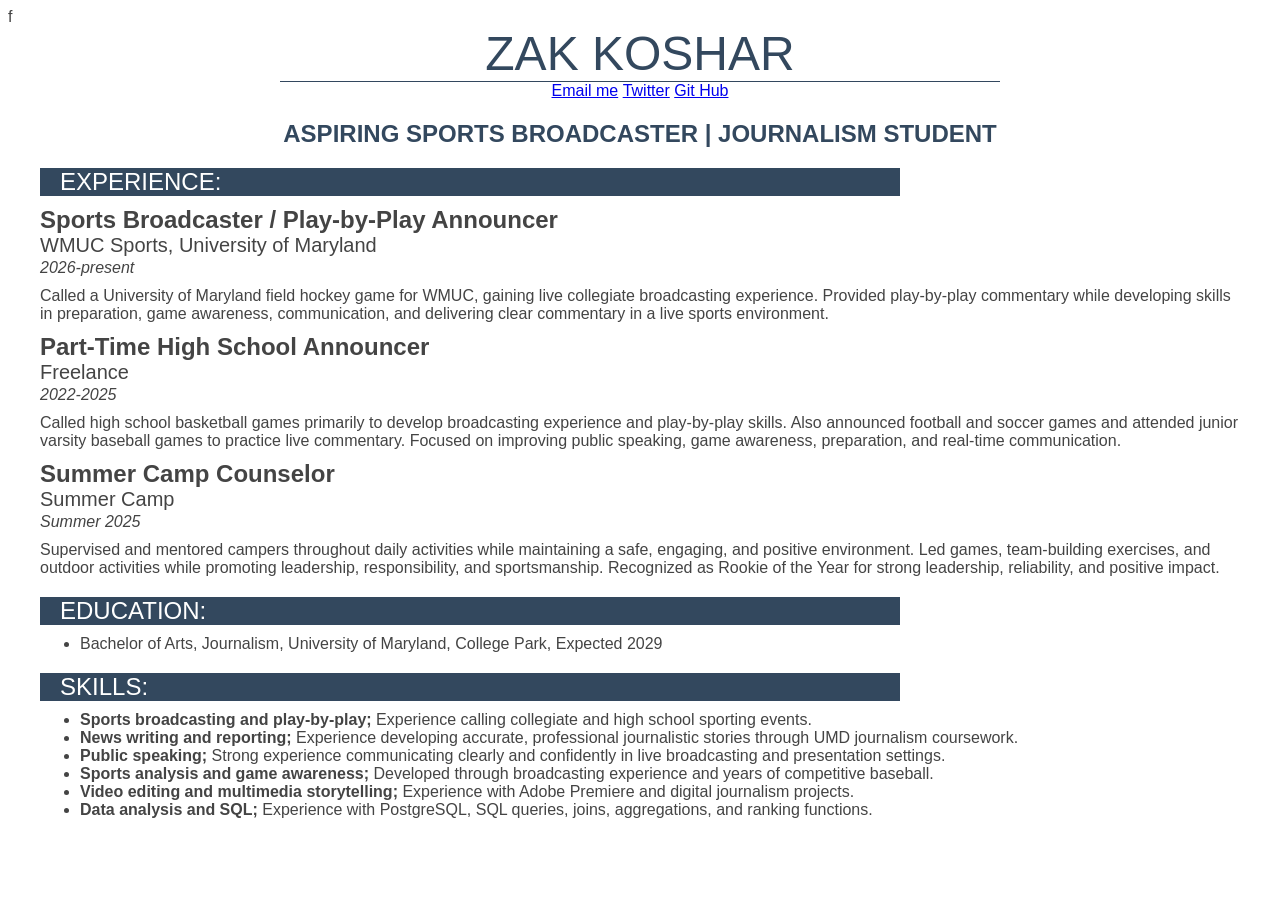
<file: resume-project/index.html>
<!DOCTYPE html>
<html lang="en">

<head>
  <title>Zak Koshar's Resume</title>

  <link href="https://fonts. n nnn nm m googleapis.com/css2?family=Open+Sans:ital,wght@0,400;0,600;1,400&display=swap" rel="stylesheet">
  <link rel="stylesheet" href="style.css">
</head>f

<body>
<!-- container around the whole document -->
<div id="container">

  <!-- name -->
  <div id="name">Zak Koshar</div>

  <!-- photo -->
  <!-- <img src="koshar.jpg" width="300px"> -->

  <!-- contact details -->
  <ul class="menu">
    <li><a href="mailto:zkoshar0725@gmail.com">Email me</a></li>
    <li><a href="https://x.com/ZakKoshar">Twitter</a></li>
    <li><a href="https://github.com/ZakKoshar/zkoshar-jour352">Git Hub</a></li>
  </ul>

  <!-- title -->
  <div id="title">Aspiring Sports Broadcaster | Journalism Student</div>

  <!-- experience section -->
  <div class="sectionheader">Experience:</div>

  <!-- first job -->
  <div class="jobtitle">Sports Broadcaster / Play-by-Play Announcer</div>
  <div class="organization">WMUC Sports, University of Maryland</div>
  <div class="date">2026-present</div>
  <p class="description">Called a University of Maryland field hockey game for WMUC, gaining live collegiate
  broadcasting experience. Provided play-by-play commentary while developing skills in
  preparation, game awareness, communication, and delivering clear commentary in a
  live sports environment.</p>

  <!-- second job -->
  <div class="jobtitle">Part-Time High School Announcer</div>
  <div class="organization">Freelance</div>
  <div class="date">2022-2025</div>
  <p class="description">Called high school basketball games primarily to develop broadcasting experience and
  play-by-play skills. Also announced football and soccer games and attended junior
  varsity baseball games to practice live commentary. Focused on improving public
  speaking, game awareness, preparation, and real-time communication.</p>

  <!-- third job -->
  <div class="jobtitle">Summer Camp Counselor</div>
  <div class="organization">Summer Camp</div>
  <div class="date">Summer 2025</div>
  <p class="description">Supervised and mentored campers throughout daily activities while maintaining a safe,
  engaging, and positive environment. Led games, team-building exercises, and outdoor
  activities while promoting leadership, responsibility, and sportsmanship. Recognized as
  Rookie of the Year for strong leadership, reliability, and positive impact.</p>

  <!-- education section -->
  <div class="sectionheader">Education:</div>
  <ul id="degrees">
    <li>Bachelor of Arts, Journalism, University of Maryland, College Park, Expected 2029</li>
  </ul>

  <!-- skills section -->
  <div class="sectionheader">Skills:</div>
  <ul id="do">
    <li><strong>Sports broadcasting and play-by-play;</strong> Experience calling collegiate and high
    school sporting events.</li>
    <li><strong>News writing and reporting;</strong> Experience developing accurate, professional
    journalistic stories through UMD journalism coursework.</li>
    <li><strong>Public speaking;</strong> Strong experience communicating clearly and confidently in live
    broadcasting and presentation settings.</li>
    <li><strong>Sports analysis and game awareness;</strong> Developed through broadcasting
    experience and years of competitive baseball.</li>
    <li><strong>Video editing and multimedia storytelling;</strong> Experience with Adobe Premiere and
    digital journalism projects.</li>
    <li><strong>Data analysis and SQL;</strong> Experience with PostgreSQL, SQL queries, joins,
    aggregations, and ranking functions.</li>
  </ul>

</div>

</body>
</html>
</file>
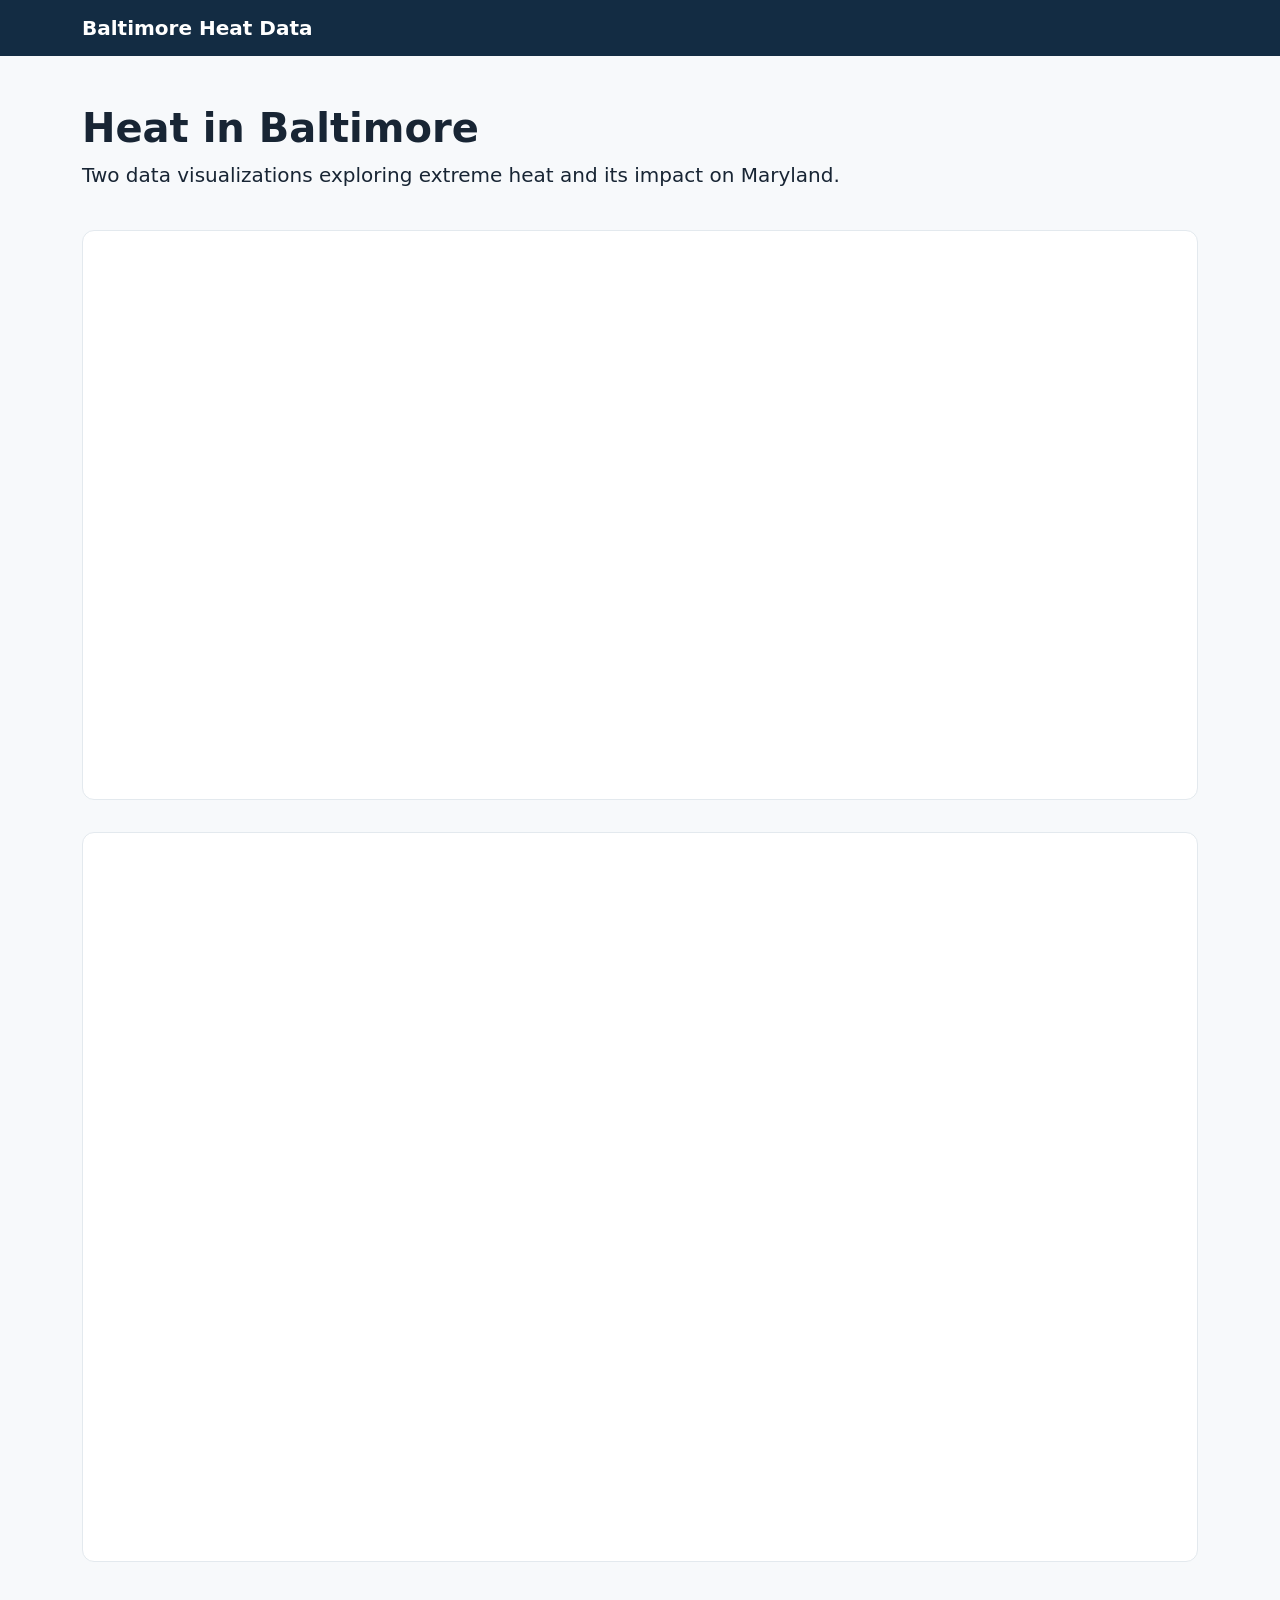
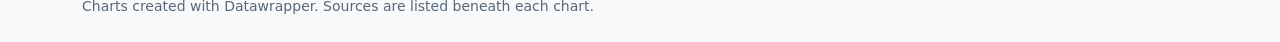
<file: data-viz/inclass-graphics.html>
<!doctype html>
<html lang="en">
<head>
  <meta charset="utf-8">
  <meta name="viewport" content="width=device-width, initial-scale=1">
  <title>Baltimore Heat Data | Data Visualizations</title>
  <link href="https://cdn.jsdelivr.net/npm/bootstrap@5.3.3/dist/css/bootstrap.min.css" rel="stylesheet">
  <style>
    body { background: #f7f9fb; color: #182534; }
    .navbar { background: #132c43; }
    .page-header { padding: 3rem 0 1.5rem; }
    .chart-card { background: #fff; border: 1px solid #e3e9ee; border-radius: .75rem; padding: 1.5rem; margin-bottom: 2rem; }
    .chart-card iframe { display: block; width: 100%; border: 0; }
    footer { color: #586878; }
    @media (max-width: 576px) { .chart-card { padding: .75rem; } .page-header { padding-top: 2rem; } }
  </style>
</head>
<body>
  <nav class="navbar navbar-dark"><div class="container"><a class="navbar-brand fw-bold" href="#top">Baltimore Heat Data</a></div></nav>
  <main id="top" class="container">
    <header class="page-header">
      <h1 class="display-6 fw-bold">Heat in Baltimore</h1>
      <p class="lead">Two data visualizations exploring extreme heat and its impact on Maryland.</p>
    </header>
    <section class="chart-card" aria-label="Indoor and outdoor heat index chart">
      <iframe title="Indoor and outdoor heat index during Baltimore heat wave, July 16-22, 2019" aria-label="Line chart" id="datawrapper-chart-TBCBL" src="https://datawrapper.dwcdn.net/TBCBL/1/" scrolling="no" height="520" loading="lazy" data-external="1"></iframe>
    </section>
    <section class="chart-card" aria-label="Baltimore and Maryland heat-related deaths chart">
      <iframe title="Baltimore has more than its share of heat-related deaths in Maryland" aria-label="Grouped bar chart" id="datawrapper-chart-Ly8it" src="https://datawrapper.dwcdn.net/Ly8it/1/" scrolling="no" height="680" loading="lazy" data-external="1"></iframe>
    </section>
  </main>
  <footer class="container pb-4"><small>Charts created with Datawrapper. Sources are listed beneath each chart.</small></footer>
  <script>
    window.addEventListener('message', function (event) {
      if (!event.origin.endsWith('datawrapper.dwcdn.net')) return;
      if (!event.data || !event.data['datawrapper-height']) return;
      const heights = event.data['datawrapper-height'];
      document.querySelectorAll('iframe[id^="datawrapper-chart-"]').forEach(function (frame) {
        if (frame.contentWindow === event.source) {
          Object.keys(heights).forEach(function (key) {
            if (frame.id === 'datawrapper-chart-' + key) frame.style.height = heights[key] + 'px';
          });
        }
      });
    });
  </script>
</body>
</html>
</file>
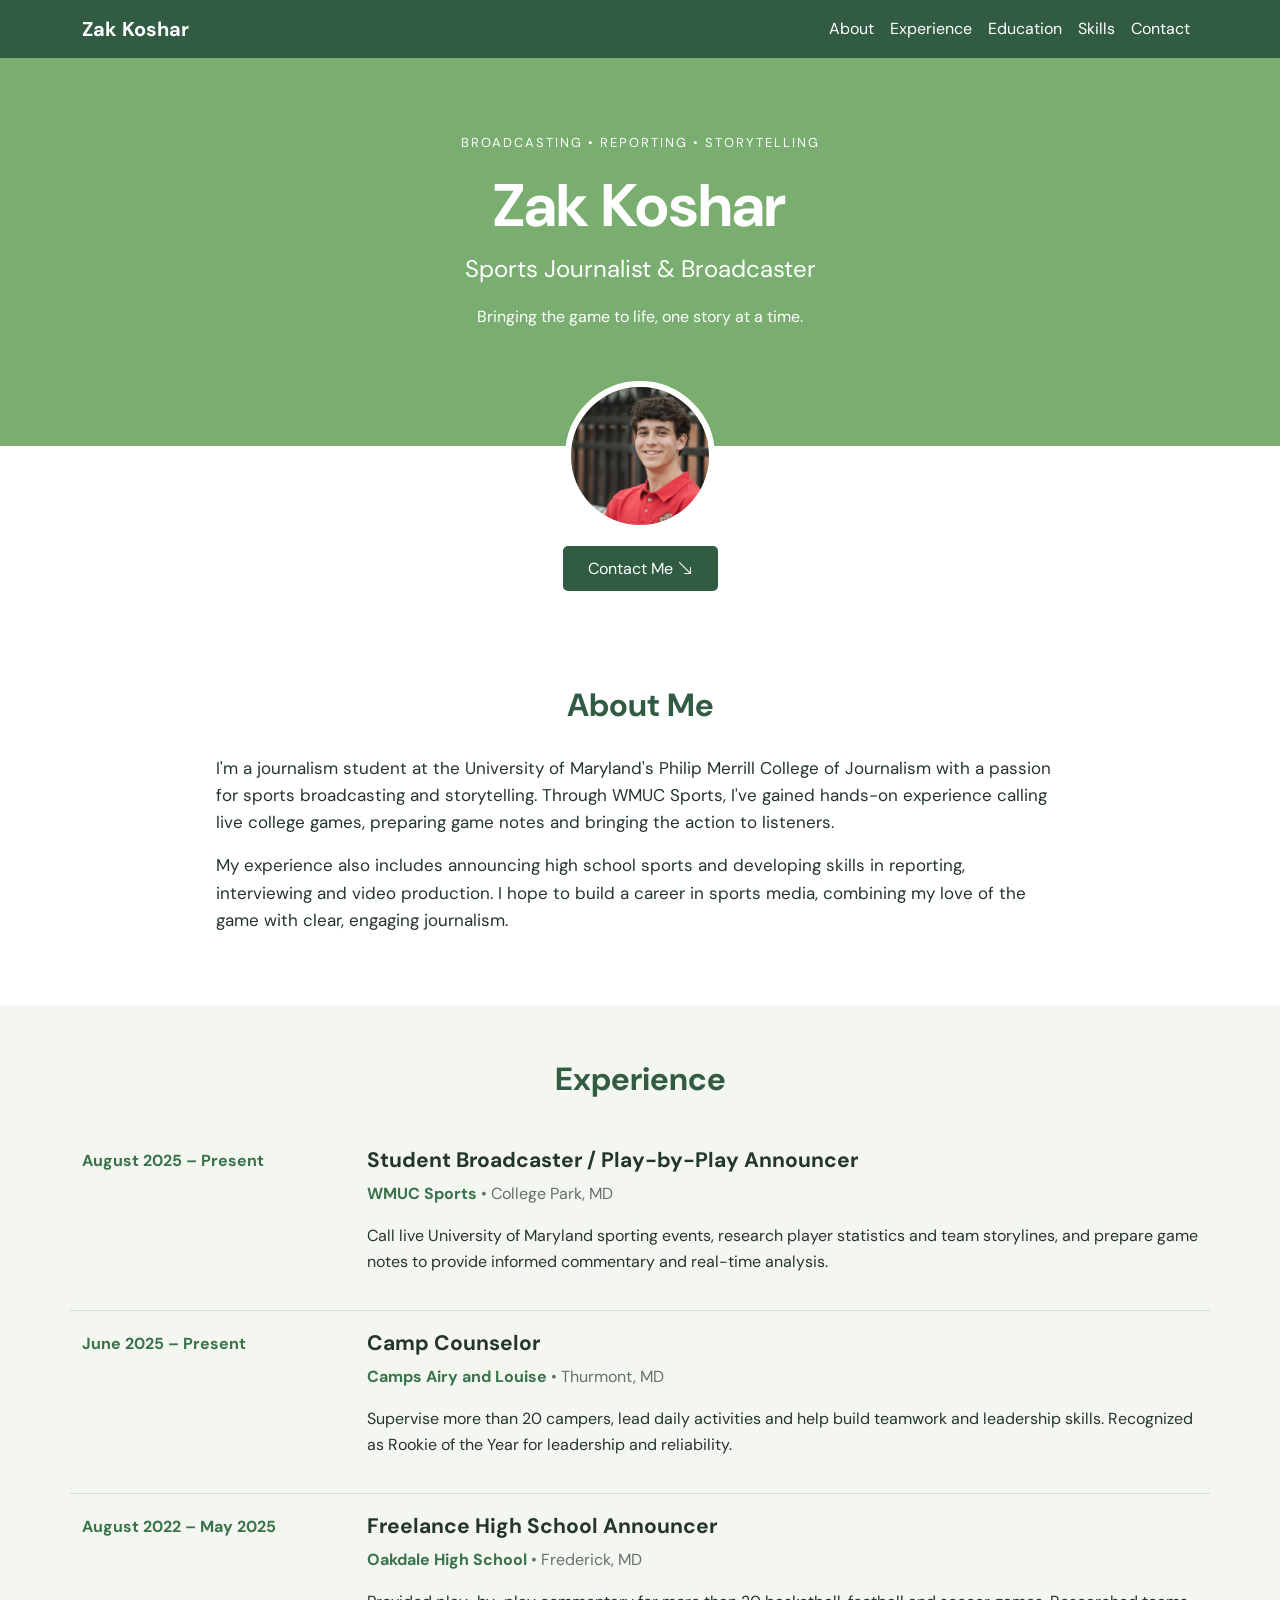
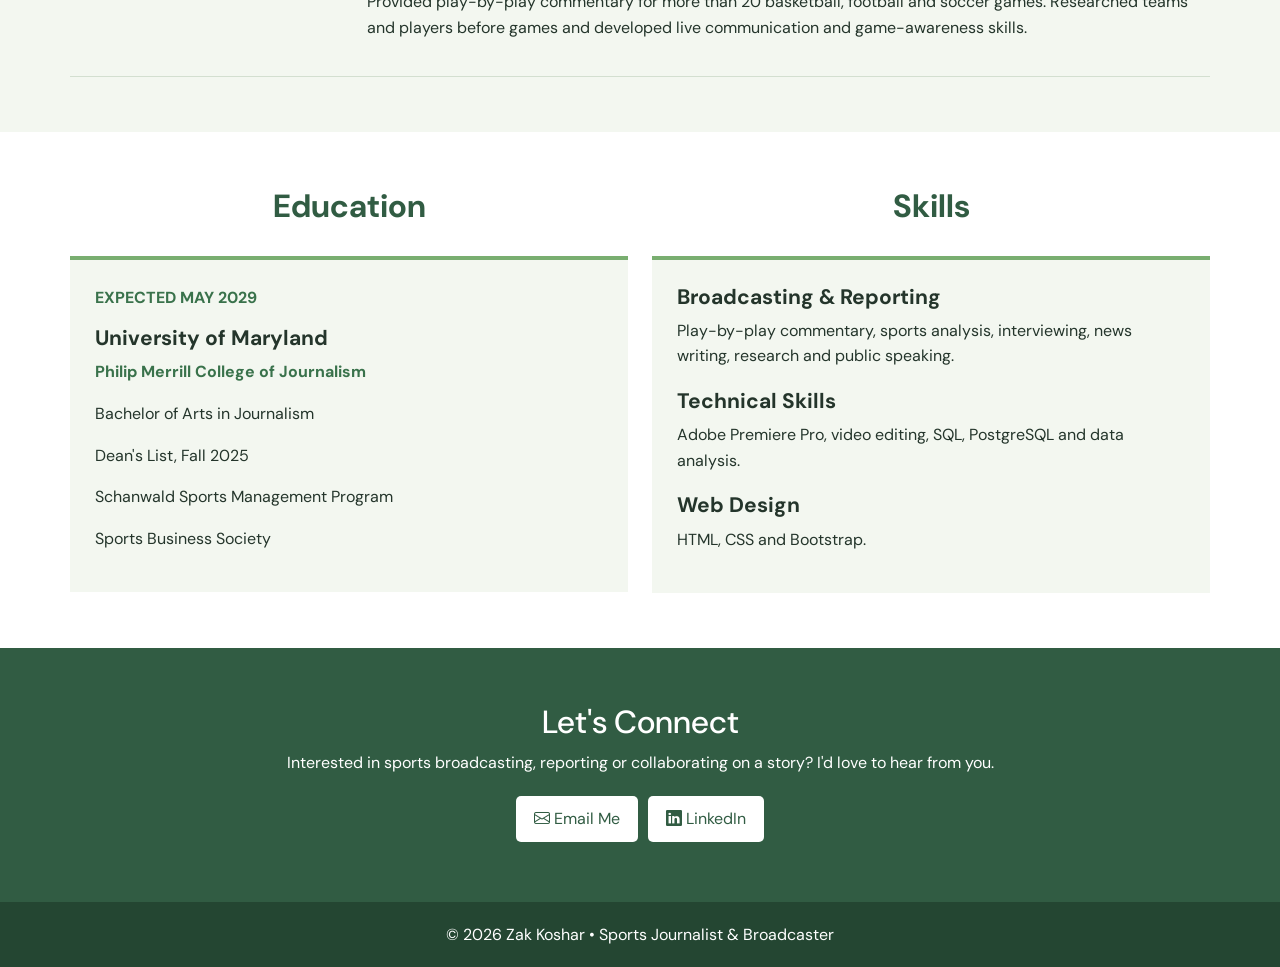
<file: final-resume/zak-koshar-resume.html>
<!DOCTYPE html>
<html lang="en">
<head>
  <meta charset="UTF-8">
  <meta name="viewport" content="width=device-width, initial-scale=1.0">
  <title>Zak Koshar | Sports Journalist</title>
  <link href="https://cdn.jsdelivr.net/npm/bootstrap@5.3.3/dist/css/bootstrap.min.css" rel="stylesheet">
  <link href="https://cdn.jsdelivr.net/npm/bootstrap-icons@1.11.3/font/bootstrap-icons.min.css" rel="stylesheet">
  <link href="https://fonts.googleapis.com/css2?family=DM+Sans:wght@400;500;700&display=swap" rel="stylesheet">
  <link href="styles.css" rel="stylesheet">
</head>
<body>
  <nav class="navbar navbar-expand-lg navbar-dark">
    <div class="container">
      <a class="navbar-brand" href="#home">Zak Koshar</a>
      <button class="navbar-toggler" type="button" data-bs-toggle="collapse" data-bs-target="#resumeNav" aria-controls="resumeNav" aria-expanded="false" aria-label="Toggle navigation">
        <span class="navbar-toggler-icon"></span>
      </button>
      <div class="collapse navbar-collapse" id="resumeNav">
        <ul class="navbar-nav ms-auto">
          <li class="nav-item"><a class="nav-link" href="#about">About</a></li>
          <li class="nav-item"><a class="nav-link" href="#experience">Experience</a></li>
          <li class="nav-item"><a class="nav-link" href="#education">Education</a></li>
          <li class="nav-item"><a class="nav-link" href="#skills">Skills</a></li>
          <li class="nav-item"><a class="nav-link" href="#contact">Contact</a></li>
        </ul>
      </div>
    </div>
  </nav>

  <header id="home" class="hero text-center">
    <div class="container">
      <p class="hero-label">BROADCASTING &bull; REPORTING &bull; STORYTELLING</p>
      <h1>Zak Koshar</h1>
      <p class="hero-subtitle">Sports Journalist &amp; Broadcaster</p>
      <p class="hero-description">Bringing the game to life, one story at a time.</p>
    </div>
  </header>

  <main>
    <div class="photo-area text-center">
      <img class="profile-photo" src="koshar.jpg" alt="Portrait of Zak Koshar wearing a red polo shirt">
      <div><a class="contact-button" href="#contact">Contact Me <i class="bi bi-arrow-down-right"></i></a></div>
    </div>

    <section id="about" class="section container">
      <h2 class="section-title">About Me</h2>
      <div class="row justify-content-center">
        <div class="col-lg-9">
          <p class="about-text">I'm a journalism student at the University of Maryland's Philip Merrill College of Journalism with a passion for sports broadcasting and storytelling. Through WMUC Sports, I've gained hands-on experience calling live college games, preparing game notes and bringing the action to listeners.</p>
          <p class="about-text">My experience also includes announcing high school sports and developing skills in reporting, interviewing and video production. I hope to build a career in sports media, combining my love of the game with clear, engaging journalism.</p>
        </div>
      </div>
    </section>

    <section id="experience" class="section section-light">
      <div class="container">
        <h2 class="section-title">Experience</h2>
        <div class="row experience-entry">
          <div class="col-md-3"><p class="date">August 2025 – Present</p></div>
          <div class="col-md-9"><h3>Student Broadcaster / Play-by-Play Announcer</h3><p class="organization">WMUC Sports <span>• College Park, MD</span></p><p>Call live University of Maryland sporting events, research player statistics and team storylines, and prepare game notes to provide informed commentary and real-time analysis.</p></div>
        </div>
        <div class="row experience-entry">
          <div class="col-md-3"><p class="date">June 2025 – Present</p></div>
          <div class="col-md-9"><h3>Camp Counselor</h3><p class="organization">Camps Airy and Louise <span>• Thurmont, MD</span></p><p>Supervise more than 20 campers, lead daily activities and help build teamwork and leadership skills. Recognized as Rookie of the Year for leadership and reliability.</p></div>
        </div>
        <div class="row experience-entry">
          <div class="col-md-3"><p class="date">August 2022 – May 2025</p></div>
          <div class="col-md-9"><h3>Freelance High School Announcer</h3><p class="organization">Oakdale High School <span>• Frederick, MD</span></p><p>Provided play-by-play commentary for more than 20 basketball, football and soccer games. Researched teams and players before games and developed live communication and game-awareness skills.</p></div>
        </div>
      </div>
    </section>

    <section class="section container">
      <div class="row g-4">
        <div class="col-md-6" id="education">
          <h2 class="section-title">Education</h2>
          <div class="info-panel"><p class="eyebrow">EXPECTED MAY 2029</p><h3>University of Maryland</h3><p class="organization">Philip Merrill College of Journalism</p><p>Bachelor of Arts in Journalism</p><p>Dean's List, Fall 2025</p><p>Schanwald Sports Management Program</p><p>Sports Business Society</p></div>
        </div>
        <div class="col-md-6" id="skills">
          <h2 class="section-title">Skills</h2>
          <div class="info-panel"><h3>Broadcasting &amp; Reporting</h3><p>Play-by-play commentary, sports analysis, interviewing, news writing, research and public speaking.</p><h3 class="skill-heading">Technical Skills</h3><p>Adobe Premiere Pro, video editing, SQL, PostgreSQL and data analysis.</p><h3 class="skill-heading">Web Design</h3><p>HTML, CSS and Bootstrap.</p></div>
        </div>
      </div>
    </section>

    <section id="contact" class="section contact-section text-center">
      <div class="container"><h2>Let's Connect</h2><p>Interested in sports broadcasting, reporting or collaborating on a story? I'd love to hear from you.</p><div class="contact-links"><a href="mailto:zkoshar0725@gmail.com"><i class="bi bi-envelope"></i> Email Me</a><a href="https://www.linkedin.com/in/zak-koshar-aa1625342/" target="_blank" rel="noopener noreferrer"><i class="bi bi-linkedin"></i> LinkedIn</a></div></div>
    </section>
  </main>
  <footer class="text-center"><p>© 2026 Zak Koshar &bull; Sports Journalist &amp; Broadcaster</p></footer>
  <script src="https://cdn.jsdelivr.net/npm/bootstrap@5.3.3/dist/js/bootstrap.bundle.min.js"></script>
</body>
</html>
</file>
<file: Midterm-Review/style.css>
* {
    box-sizing: border-box;
}

html {
    scroll-behavior: smooth;
}

body {
    margin: 0;
    background: #fbfaf6;
    color: #192b30;
}

.masthead {
    background: #123b3b;
    color: #fff;
    text-align: center;
    padding: 28px 20px 23px;
    border-bottom: 6px solid #dbb76d;
}

.brand-mark {
    font-family: Helvetica, Arial, sans-serif;
    font-size: clamp(27px, 5vw, 47px);
    font-weight: 800;
    letter-spacing: .13em;
}

.brand-tagline {
    font: 12px Helvetica, Arial, sans-serif;
    text-transform: uppercase;
    letter-spacing: .2em;
    margin-top: 9px;
    color: #e3e9e3;
}

main {
    max-width: 950px;
    margin: auto;
    padding: 50px 22px;
}

article {
    margin: auto;
}

.kicker {
    font: 700 12px Helvetica, Arial, sans-serif;
    letter-spacing: .16em;
    color: #b05b37;
}

.kicker span {
    color: #aab3ad;
}

h1 {
    font-family: Helvetica, Arial, sans-serif;
    font-size: clamp(36px, 6vw, 61px);
    line-height: 1.1;
    letter-spacing: -.035em;
    margin: 17px 0 18px;
    max-width: 850px;
}

.deck {
    font: 21px/1.5 Georgia, serif;
    color: #52615f;
    max-width: 700px;
    margin: 0 0 24px;
}

#byline {
    font-family: Helvetica, sans-serif;
    font-size: 14px;
    font-style: italic;
    color: #263e42;
}

.dateline {
    font: 12px Helvetica, Arial, sans-serif;
    color: #697a7b;
    margin-top: 8px;
    margin-bottom: 29px;
}

.hero {
    margin: 0 0 42px;
}

figure {
    margin: 32px 0;
}

figure img {
    display: block;
    width: 100%;
    height: auto;
    border-radius: 3px;
}

figcaption {
    font: 12px/1.5 Helvetica, Arial, sans-serif;
    color: #566566;
    margin-top: 9px;
}

figcaption span {
    color: #8b9798;
}

.story {
    max-width: 690px;
    margin: auto;
}

.story p {
    font-family: Georgia, serif;
    font-size: 13px;
    line-height: 1.9;
    margin: 0 0 19px;
}

.story h2 {
    font: 700 26px/1.2 Helvetica, Arial, sans-serif;
    margin: 42px 0 22px;
}

.story figure {
    margin: 35px -35px;
}

.story blockquote {
    font: 700 29px/1.35 Helvetica, Arial, sans-serif;
    border-left: 5px solid #c88b53;
    padding: 9px 0 9px 25px;
    margin: 37px 0;
    color: #174c4c;
}

.story blockquote cite {
    display: block;
    font: italic 13px Helvetica, Arial, sans-serif;
    color: #627473;
    margin-top: 15px;
}

.read-more {
    border-top: 2px solid #123b3b;
    max-width: 690px;
    margin: 55px auto 20px;
    padding-top: 18px;
}

.read-more h2 {
    font: 700 25px Helvetica, Arial, sans-serif;
}

.read-more ul {
    padding-left: 22px;
}

.read-more li {
    font: 15px/1.6 Helvetica, Arial, sans-serif;
    margin: 12px 0;
}

.read-more a {
    color: #176267;
    text-decoration-thickness: 1px;
    text-underline-offset: 3px;
}

.read-more a:hover {
    color: #b05b37;
}

footer {
    text-align: center;
    background: #123b3b;
    color: #fff;
    font: 11px/1.6 Helvetica, Arial, sans-serif;
    letter-spacing: .08em;
    padding: 24px 15px;
}

footer span {
    color: #dbb76d;
}

@media (max-width: 760px) {
    main {
        padding: 34px 18px;
    }

    .story figure {
        margin: 27px 0;
    }

    .story blockquote {
        font-size: 24px;
    }

    .deck {
        font-size: 18px;
    }
}
</file>
<file: midterm/style.css>
/* Basic page layout */
body {
    margin: 0;
    background-color: #f5f5f5;
    font-family: Helvetica, Arial, sans-serif;
    color: #222;
}

#page-wrapper {
    max-width: 850px;
    margin: 0 auto;
    padding: 25px;
    background-color: white;
}

#masthead {
    background-color: #24543e;
    color: white;
    text-align: center;
    padding: 22px;
    margin-bottom: 30px;
}

.publication {
    font-family: Georgia, serif;
    font-size: 30px;
    font-weight: bold;
}

.tagline {
    font-size: 12px;
    margin-top: 8px;
}

h1 {
    font-family: Georgia, serif;
    font-size: 38px;
    text-align: center;
    color: #24543e;
}

.subtitle {
    font-size: 18px;
    line-height: 1.5;
    text-align: center;
}

#byline {
    text-align: center;
    font-size: 13px;
    color: #666;
    margin: 20px 0 30px;
}

article {
    max-width: 730px;
    margin: auto;
}

article p {
    font-family: Helvetica, Arial, sans-serif;
    font-size: 16px;
    line-height: 1.7;
    margin-bottom: 20px;
}

article h2, #related-items h2 {
    font-family: Georgia, serif;
    font-size: 25px;
    color: #24543e;
    margin-top: 35px;
}

figure {
    margin: 25px 0;
}

figure img {
    width: 100%;
    height: auto;
}

figcaption {
    font-size: 12px;
    color: #666;
    margin-top: 6px;
}

blockquote {
    font-family: Georgia, serif;
    font-size: 23px;
    font-style: italic;
    color: #24543e;
    border-left: 4px solid #24543e;
    padding: 15px;
    margin: 30px 0;
    background-color: #f1f5f1;
}

#related-items {
    max-width: 730px;
    margin: 40px auto;
}

#related-items li {
    margin-bottom: 12px;
    line-height: 1.5;
}

a {
    color: #24543e;
}

footer {
    border-top: 1px solid #ddd;
    padding-top: 15px;
    font-size: 12px;
    color: #666;
}
</file>
<file: resume-project/style.css>
/* styles for my resume */

/* default font for the whole page */
body {
  font-family: 'Open Sans', arial, sans-serif;
  font-display: swap;
  font-size: 1em;
  color: #444;
  font-weight: 400;
}

/* wrapper around the whole document */
#container {
  width: 100%;
  max-width: 1200px;
  margin: 0 auto;
  padding-bottom: 50px;
}

/* banner name at top */
#name {
  font-size: 3em;
  text-transform: uppercase;
  text-align: center;
  color: #33485e;
  border-bottom: 1px solid #33485e;
  width: 60%;
  min-width: 300px;
  margin: 0 auto;
}

/* contact info list at top */
.menu {
  margin: 0;
  padding: 0;
  text-align: center;
}

/* contact items sit side by side */
.menu li {
  display: inline;
}

/* title under the contact info */
#title {
  color: #33485e;
  text-transform: uppercase;
  font-size: 1.5em;
  font-weight: 600;
  text-align: center;
  margin: 20px 0 0 0;
}

/* section titles */
.sectionheader {
  font-size: 1.5em;
  text-transform: uppercase;
  background-color: #33485e;
  color: #fff;
  margin: 20px 0 10px 0;
  width: 70%;
  min-width: 300px;
  padding-left: 20px;
}

/* job titles */
.jobtitle {
  font-size: 1.5em;
  font-weight: 600;
}

/* job organizations */
.organization {
  font-size: 1.25em;
}

/* job dates */
.date {
  font-size: 1em;
  font-style: italic;
  margin: 2px 0 0 0;
}

/* paragraph descriptions */
.description {
  margin: 10px 0;
}

/* education list */
#degrees {
  margin: 5px 0 0 0;
}

/* skills list */
#do {
  margin: 5px 0 0 0;
}

/* mission statement at top */
.top {
  width: 60%;
  min-width: 300px;
  margin: 0 auto 30px auto;
}
</file>
<file: final-resume/styles.css>
/* Main colors and font */
body {
  font-family: 'DM Sans', sans-serif;
  color: #24352b;
  line-height: 1.6;
}

/* Navigation */
.navbar, .contact-section {
  background-color: #315c43;
}
.navbar-brand { font-weight: 700; }
.navbar .nav-link { color: white; }

/* Page topper */
.hero {
  background-color: #79ae70;
  color: white;
  padding: 75px 15px 100px;
}
.hero h1 { font-size: 60px; font-weight: 700; }
.hero-label { font-size: 13px; letter-spacing: 2px; }
.hero-subtitle { font-size: 24px; }

/* Profile photo and contact button */
.photo-area { margin-top: -65px; margin-bottom: 40px; }
.profile-photo {
  width: 150px;
  height: 150px;
  border-radius: 50%;
  object-fit: cover;
  border: 6px solid white;
}
.contact-button {
  display: inline-block;
  margin-top: 15px;
  padding: 10px 25px;
  background-color: #315c43;
  color: white;
  text-decoration: none;
  border-radius: 5px;
}
.contact-button:hover { color: white; background-color: #244632; }

/* Resume sections */
.section { padding: 55px 0; }
.section-title {
  text-align: center;
  color: #315c43;
  font-size: 32px;
  margin-bottom: 30px;
  font-weight: 700;
}
.about-text { font-size: 17px; }
.section-light, .info-panel { background-color: #f3f7f0; }
.experience-entry {
  padding: 20px 0;
  border-bottom: 1px solid #d3dfd0;
}
.experience-entry h3, .info-panel h3 { font-size: 21px; font-weight: 700; }
.date, .eyebrow, .organization { color: #39724b; font-weight: 700; }
.organization span { color: #63716a; font-weight: 400; }
.info-panel { padding: 25px; border-top: 4px solid #79ae70; }
.skill-heading { margin-top: 20px; }

/* Contact and footer */
.contact-section { color: white; }
.contact-links a {
  display: inline-block;
  background-color: white;
  color: #315c43;
  padding: 10px 18px;
  margin: 5px;
  text-decoration: none;
  border-radius: 5px;
}
footer { background-color: #244632; color: white; padding: 20px; }
footer p { margin: 0; }

/* Smaller screens */
@media (max-width: 576px) {
  .hero h1 { font-size: 42px; }
  .hero-subtitle { font-size: 20px; }
}
</file>
